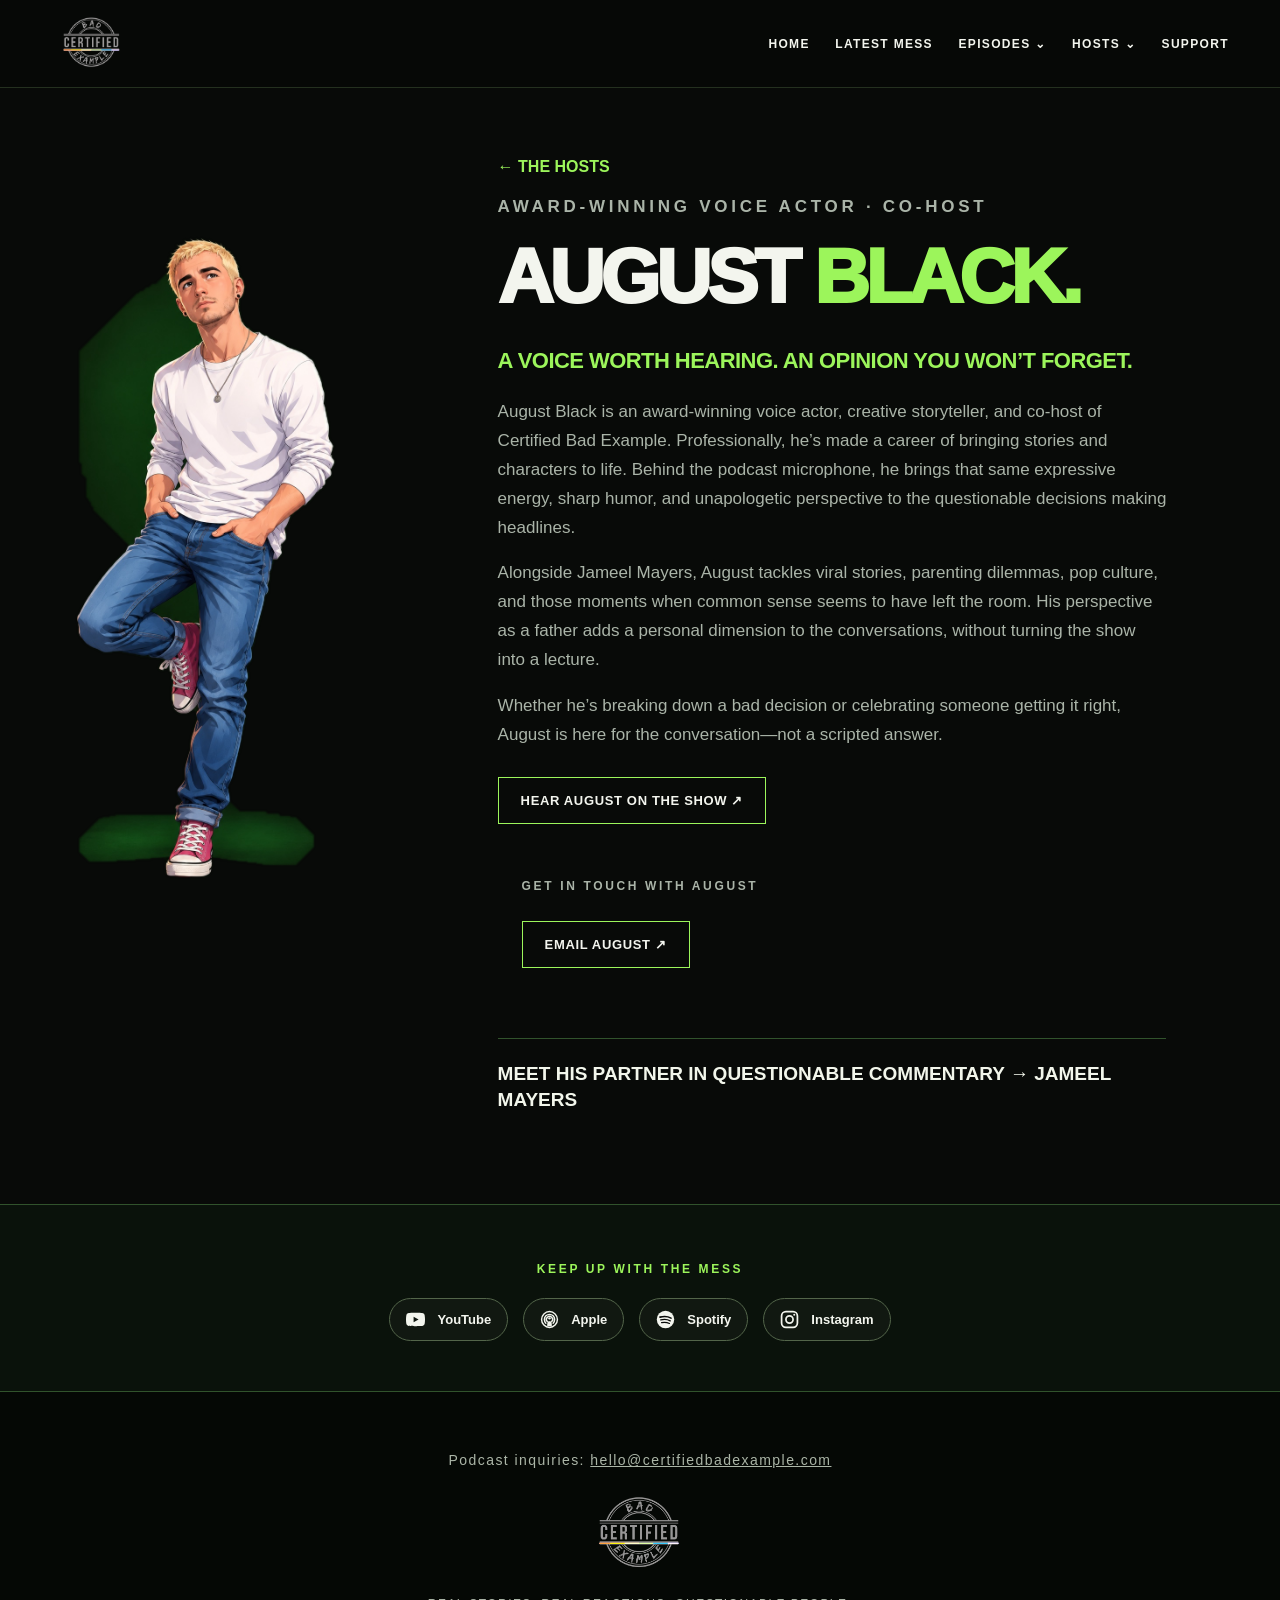
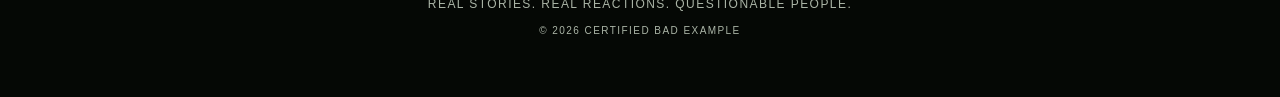
<file: august.html>
<!doctype html><html lang="en"><head><meta charset="utf-8"><meta name="viewport" content="width=device-width,initial-scale=1"><title>August Black | Certified Bad Example</title><link rel="stylesheet" href="styles.css?v=26"><link rel="icon" type="image/png" sizes="32x32" href="assets/favicon-32.png?v=14"><link rel="apple-touch-icon" href="assets/favicon-180.png?v=14"></head><body class="host-profile host-profile-august"><div class="host-portrait" aria-hidden="true"></div><header class="site-header"><a href="index.html#home" class="brand" aria-label="Certified Bad Example home"><img src="assets/logo.png" alt="Certified Bad Example logo"></a><button class="menu-toggle" aria-label="Toggle navigation" aria-controls="nav" aria-expanded="false">☰</button><nav id="nav" aria-label="Main navigation"><a href="index.html#home">Home</a><a href="index.html#latest">Latest Mess</a><div class="nav-group"><button class="nav-drop" type="button" aria-expanded="false" aria-haspopup="true">Episodes <span aria-hidden="true">⌄</span></button><div class="nav-sub" id="season-nav"><a href="index.html#stories">Browse episodes</a><a href="index.html#stories" data-season-nav="1">Season One</a></div></div><div class="nav-group"><button class="nav-drop" type="button" aria-expanded="false" aria-haspopup="true">Hosts <span aria-hidden="true">⌄</span></button><div class="nav-sub"><a href="jameel.html">Jameel Mayers</a><a href="august.html">August Black</a></div></div><a href="support.html">Support</a></nav></header><main class="inner wide"><a class="back" href="index.html#hosts">← THE HOSTS</a><p class="eyebrow">AWARD-WINNING VOICE ACTOR · CO-HOST</p><h1>AUGUST <em>BLACK.</em></h1><h3>A VOICE WORTH HEARING. AN OPINION YOU WON’T FORGET.</h3><p>August Black is an award-winning voice actor, creative storyteller, and co-host of Certified Bad Example. Professionally, he’s made a career of bringing stories and characters to life. Behind the podcast microphone, he brings that same expressive energy, sharp humor, and unapologetic perspective to the questionable decisions making headlines.</p><p>Alongside Jameel Mayers, August tackles viral stories, parenting dilemmas, pop culture, and those moments when common sense seems to have left the room. His perspective as a father adds a personal dimension to the conversations, without turning the show into a lecture.</p><p>Whether he’s breaking down a bad decision or celebrating someone getting it right, August is here for the conversation—not a scripted answer.</p><a class="button" href="index.html#latest">HEAR AUGUST ON THE SHOW ↗</a><div class="host-email-contact"><p class="eyebrow">GET IN TOUCH WITH AUGUST</p><a class="button host-email-button" href="mailto:august@certifiedbadexample.com" aria-label="Email August at august@certifiedbadexample.com">EMAIL AUGUST ↗</a></div><a class="host-crosslink" href="jameel.html"><span>MEET HIS PARTNER IN QUESTIONABLE COMMENTARY → JAMEEL MAYERS</span></a></main><div class="footer-follow"><p class="eyebrow">KEEP UP WITH THE MESS</p><div class="socials footer-socials"><a data-link="youtube" aria-label="YouTube" target="_blank" rel="noopener"><svg class="brand-icon" aria-hidden="true" viewBox="0 0 24 24"><use href="assets/icons.svg#youtube"></use></svg><span>YouTube</span></a><a data-link="apple" aria-label="Apple Podcasts" target="_blank" rel="noopener"><svg class="brand-icon" aria-hidden="true" viewBox="0 0 24 24"><use href="assets/icons.svg#apple"></use></svg><span>Apple</span></a><a data-link="spotify" aria-label="Spotify" target="_blank" rel="noopener"><svg class="brand-icon" aria-hidden="true" viewBox="0 0 24 24"><use href="assets/icons.svg#spotify"></use></svg><span>Spotify</span></a><a data-link="instagram" aria-label="Instagram" target="_blank" rel="noopener"><svg class="brand-icon" aria-hidden="true" viewBox="0 0 24 24"><use href="assets/icons.svg#instagram"></use></svg><span>Instagram</span></a></div></div><footer><p class="site-contact" style="text-align:center;margin:0 0 14px;font-size:14px">Podcast inquiries: <a href="mailto:hello@certifiedbadexample.com" style="color:inherit;text-decoration:underline">hello@certifiedbadexample.com</a></p><img src="assets/logo.png" alt="Certified Bad Example"><p>REAL STORIES. REAL REACTIONS. QUESTIONABLE PEOPLE.</p><small>© <span id="year"></span> CERTIFIED BAD EXAMPLE</small></footer><script src="site-config.js"></script><script src="script.js"></script></body></html>
</file>
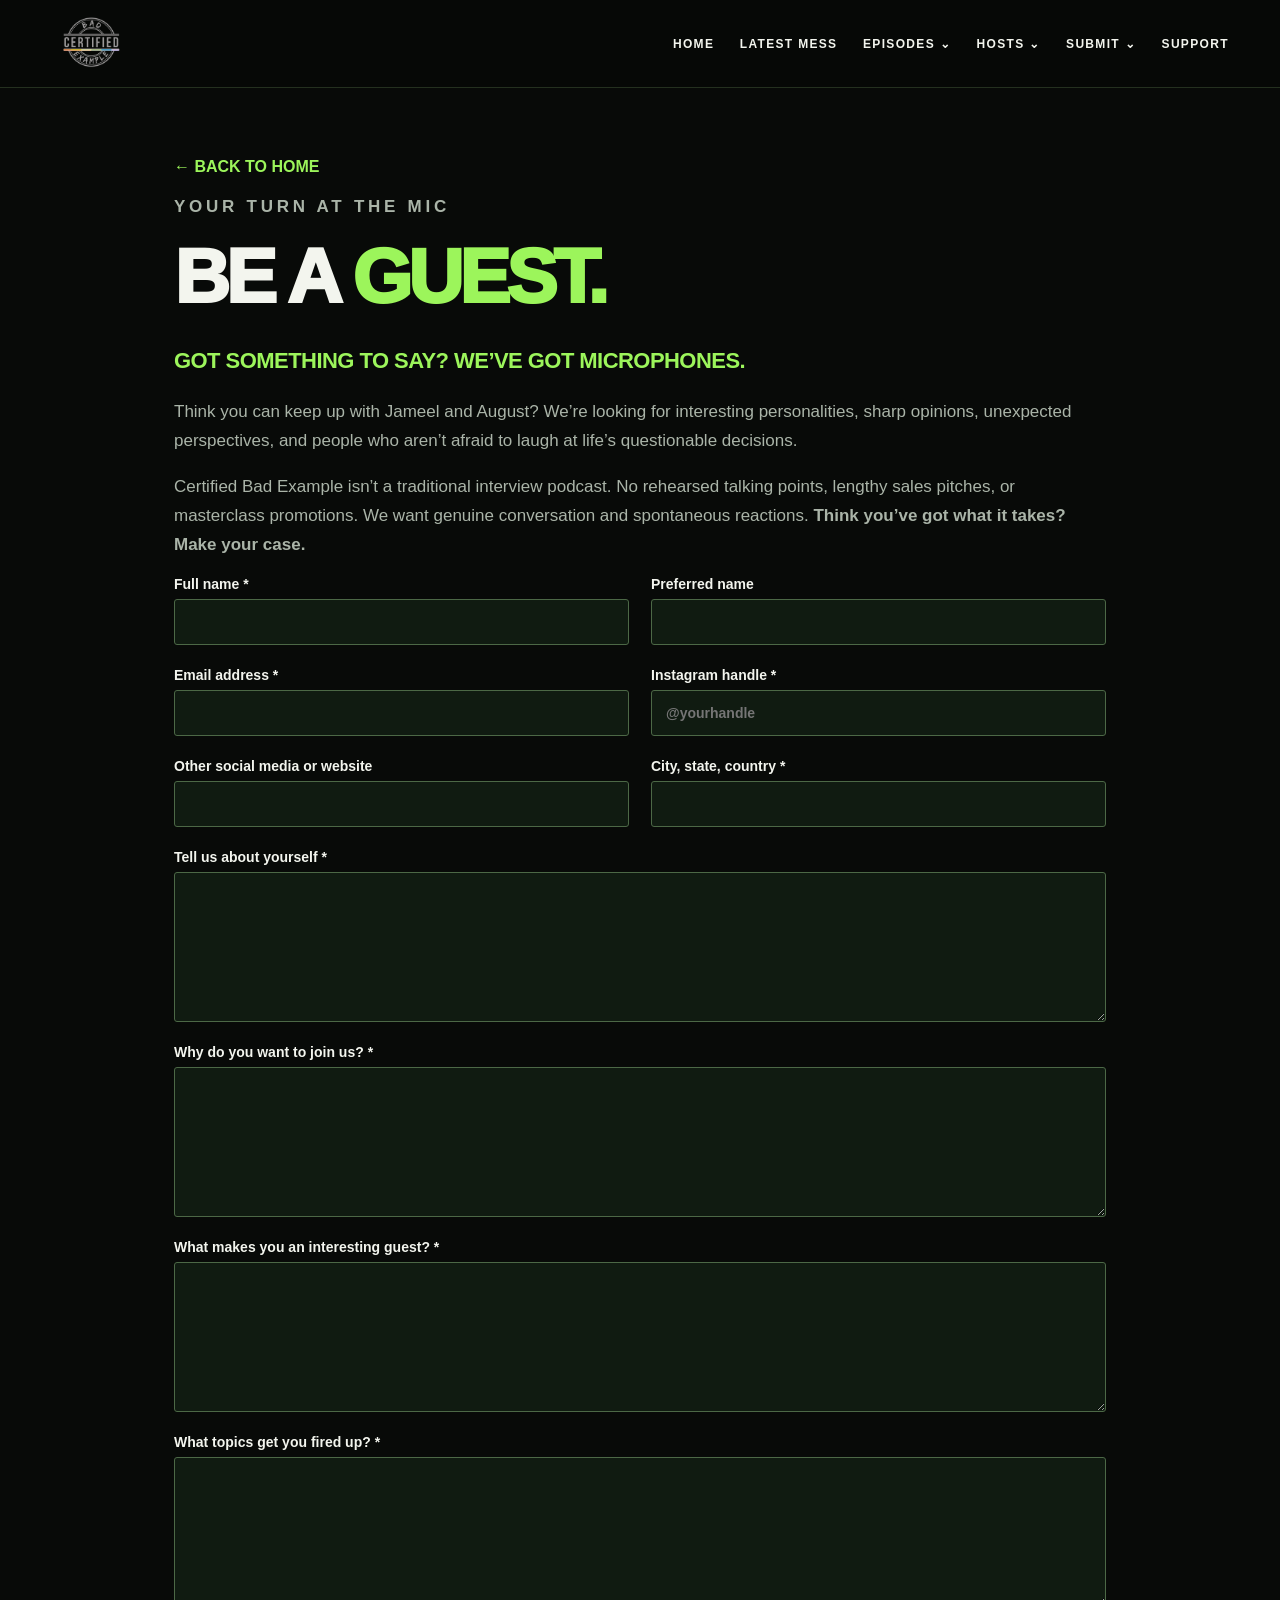
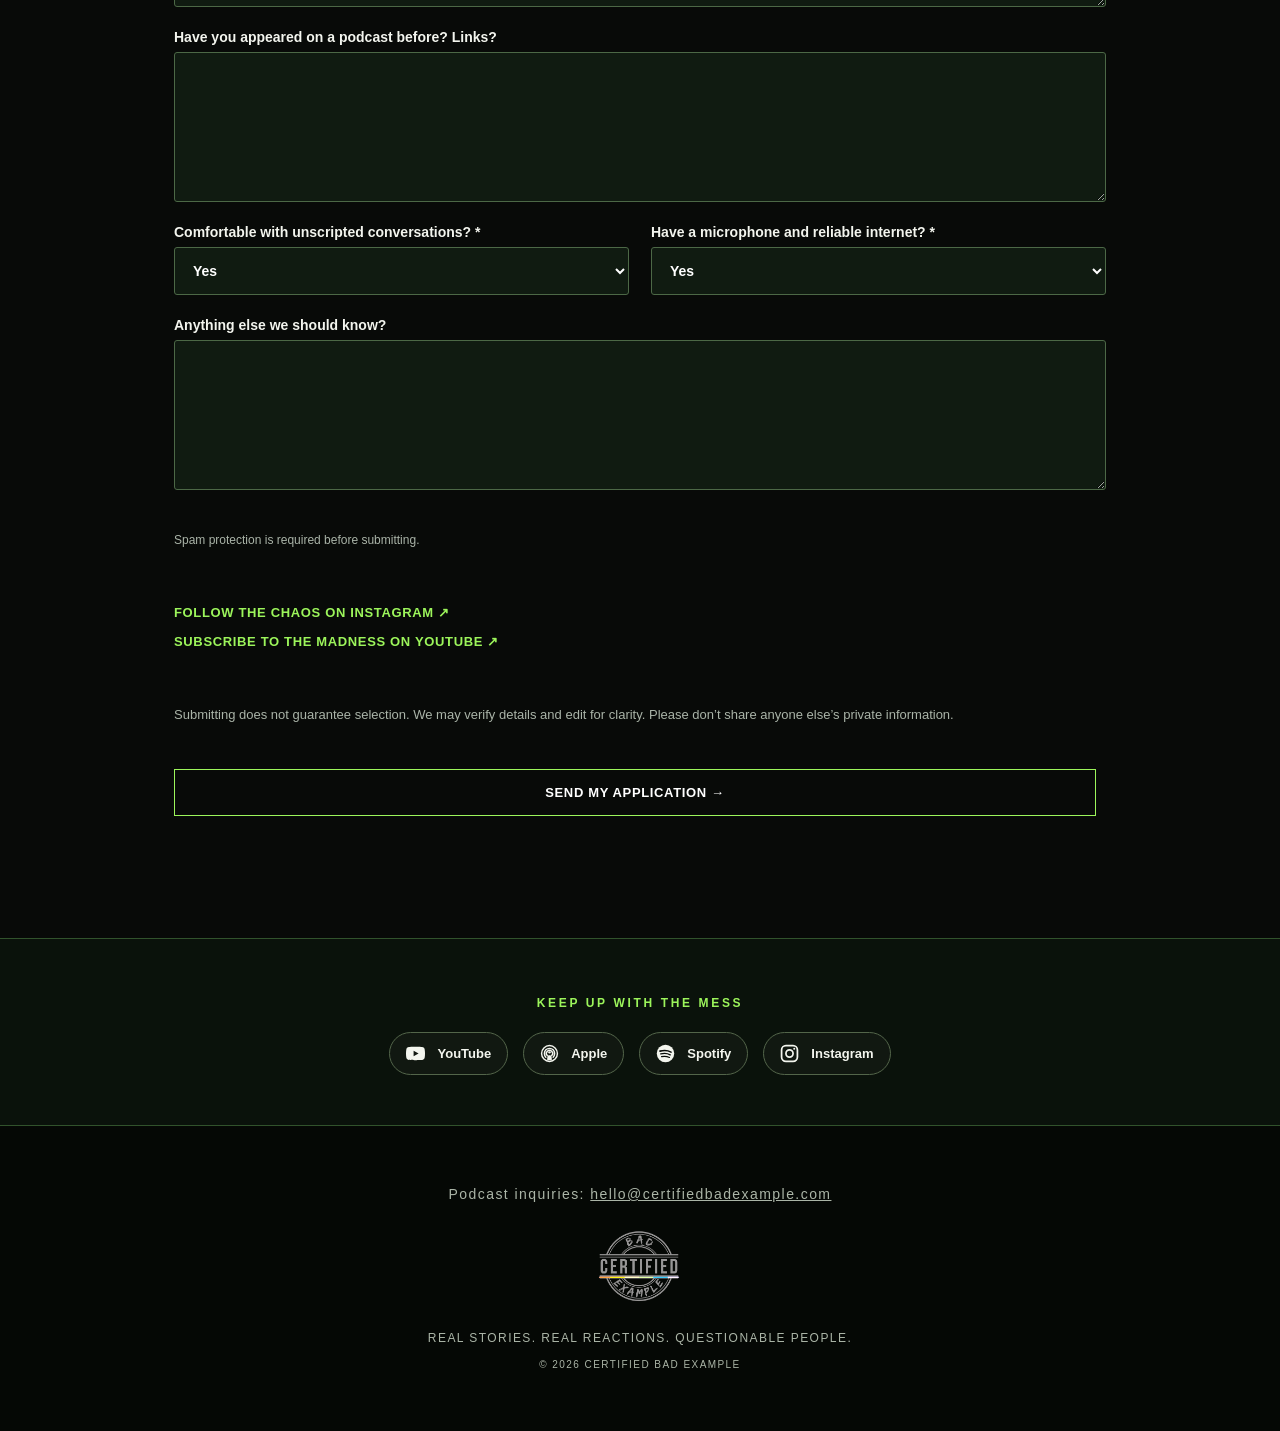
<file: guest.html>
<!doctype html><html lang="en"><head><meta charset="utf-8"><meta name="viewport" content="width=device-width,initial-scale=1"><title>Be a Guest | Certified Bad Example</title><link rel="stylesheet" href="styles.css?v=25"></head><body><header class="site-header"><a href="index.html#home" class="brand" aria-label="Certified Bad Example home"><img src="assets/logo.png" alt="Certified Bad Example logo"></a><button class="menu-toggle" aria-label="Toggle navigation" aria-controls="nav" aria-expanded="false">☰</button><nav id="nav" aria-label="Main navigation"><a href="index.html#home">Home</a><a href="index.html#latest">Latest Mess</a><div class="nav-group"><button class="nav-drop" type="button" aria-expanded="false" aria-haspopup="true">Episodes <span aria-hidden="true">⌄</span></button><div class="nav-sub" id="season-nav"><a href="index.html#stories">Browse episodes</a><a href="index.html#stories" data-season-nav="1">Season One</a></div></div><div class="nav-group"><button class="nav-drop" type="button" aria-expanded="false" aria-haspopup="true">Hosts <span aria-hidden="true">⌄</span></button><div class="nav-sub"><a href="jameel.html">Jameel Mayers</a><a href="august.html">August Black</a></div></div><div class="nav-group"><button class="nav-drop" type="button" aria-expanded="false" aria-haspopup="true">Submit <span aria-hidden="true">⌄</span></button><div class="nav-sub"><a href="submit.html">Submit a Story</a><a href="guest.html">Be a Guest</a></div></div><a href="support.html">Support</a></nav></header><main class="inner wide"><a class="back" href="index.html">← BACK TO HOME</a><p class="eyebrow">YOUR TURN AT THE MIC</p><h1>BE A <em>GUEST.</em></h1><h3>GOT SOMETHING TO SAY? WE’VE GOT MICROPHONES.</h3><p>Think you can keep up with Jameel and August? We’re looking for interesting personalities, sharp opinions, unexpected perspectives, and people who aren’t afraid to laugh at life’s questionable decisions.</p><p>Certified Bad Example isn’t a traditional interview podcast. No rehearsed talking points, lengthy sales pitches, or masterclass promotions. We want genuine conversation and spontaneous reactions. <strong>Think you’ve got what it takes? Make your case.</strong></p><form id="guest-form" class="form-grid submission-form" data-kind="guest-form"><div class="fields-grid"><label>Full name *<input name="Full name" type="text" required ></label><label>Preferred name<input name="Preferred name" type="text" ></label><label>Email address *<input name="Reply email" type="email" required ></label><label>Instagram handle *<input name="Instagram handle" type="text" required placeholder="@yourhandle"></label><label>Other social media or website<input name="Other social or website" type="text" ></label><label>City, state, country *<input name="Location" type="text" required ></label><label class="span-2">Tell us about yourself *<textarea name="About yourself" rows="6" required ></textarea></label><label class="span-2">Why do you want to join us? *<textarea name="Why join" rows="6" required ></textarea></label><label class="span-2">What makes you an interesting guest? *<textarea name="What makes you interesting" rows="6" required ></textarea></label><label class="span-2">What topics get you fired up? *<textarea name="Topics" rows="6" required ></textarea></label><label class="span-2">Have you appeared on a podcast before? Links?<textarea name="Previous appearances" rows="6" ></textarea></label><label>Comfortable with unscripted conversations? *<select name="Unscripted" required><option>Yes</option><option>No</option></select></label><label>Have a microphone and reliable internet? *<select name="Equipment" required><option>Yes</option><option>No</option></select></label><label class="span-2">Anything else we should know?<textarea name="Anything else" rows="6" ></textarea></label></div><div class="hp" aria-hidden="true"><label>Leave this field blank<input name="website" tabindex="-1" autocomplete="off"></label></div><div class="captcha-wrap"><div class="cf-turnstile" data-sitekey="__TURNSTILE_SITE_KEY__"></div><p class="captcha-hint">Spam protection is required before submitting.</p></div><div class="follow-links"><a href="https://www.instagram.com/certifiedbadexample/" target="_blank" rel="noopener">FOLLOW THE CHAOS ON INSTAGRAM ↗</a><a href="https://www.youtube.com/@CertifiedBadExample_Podcast" target="_blank" rel="noopener">SUBSCRIBE TO THE MADNESS ON YOUTUBE ↗</a></div><p class="fineprint">Submitting does not guarantee selection. We may verify details and edit for clarity. Please don’t share anyone else’s private information.</p><button class="button" type="submit">SEND MY APPLICATION →</button><p class="form-status" role="status" aria-live="polite"></p></form></main><div class="footer-follow"><p class="eyebrow">KEEP UP WITH THE MESS</p><div class="socials footer-socials"><a data-link="youtube" aria-label="YouTube" target="_blank" rel="noopener"><svg class="brand-icon" aria-hidden="true" viewBox="0 0 24 24"><use href="assets/icons.svg#youtube"></use></svg><span>YouTube</span></a><a data-link="apple" aria-label="Apple Podcasts" target="_blank" rel="noopener"><svg class="brand-icon" aria-hidden="true" viewBox="0 0 24 24"><use href="assets/icons.svg#apple"></use></svg><span>Apple</span></a><a data-link="spotify" aria-label="Spotify" target="_blank" rel="noopener"><svg class="brand-icon" aria-hidden="true" viewBox="0 0 24 24"><use href="assets/icons.svg#spotify"></use></svg><span>Spotify</span></a><a data-link="instagram" aria-label="Instagram" target="_blank" rel="noopener"><svg class="brand-icon" aria-hidden="true" viewBox="0 0 24 24"><use href="assets/icons.svg#instagram"></use></svg><span>Instagram</span></a></div></div><footer><p class="site-contact" style="text-align:center;margin:0 0 14px;font-size:14px">Podcast inquiries: <a href="mailto:hello@certifiedbadexample.com" style="color:inherit;text-decoration:underline">hello@certifiedbadexample.com</a></p><img src="assets/logo.png" alt="Certified Bad Example"><p>REAL STORIES. REAL REACTIONS. QUESTIONABLE PEOPLE.</p><small>© <span id="year"></span> CERTIFIED BAD EXAMPLE</small></footer><script src="https://challenges.cloudflare.com/turnstile/v0/api.js" async defer></script><script src="site-config.js"></script><script src="script.js"></script></body></html>
</file>
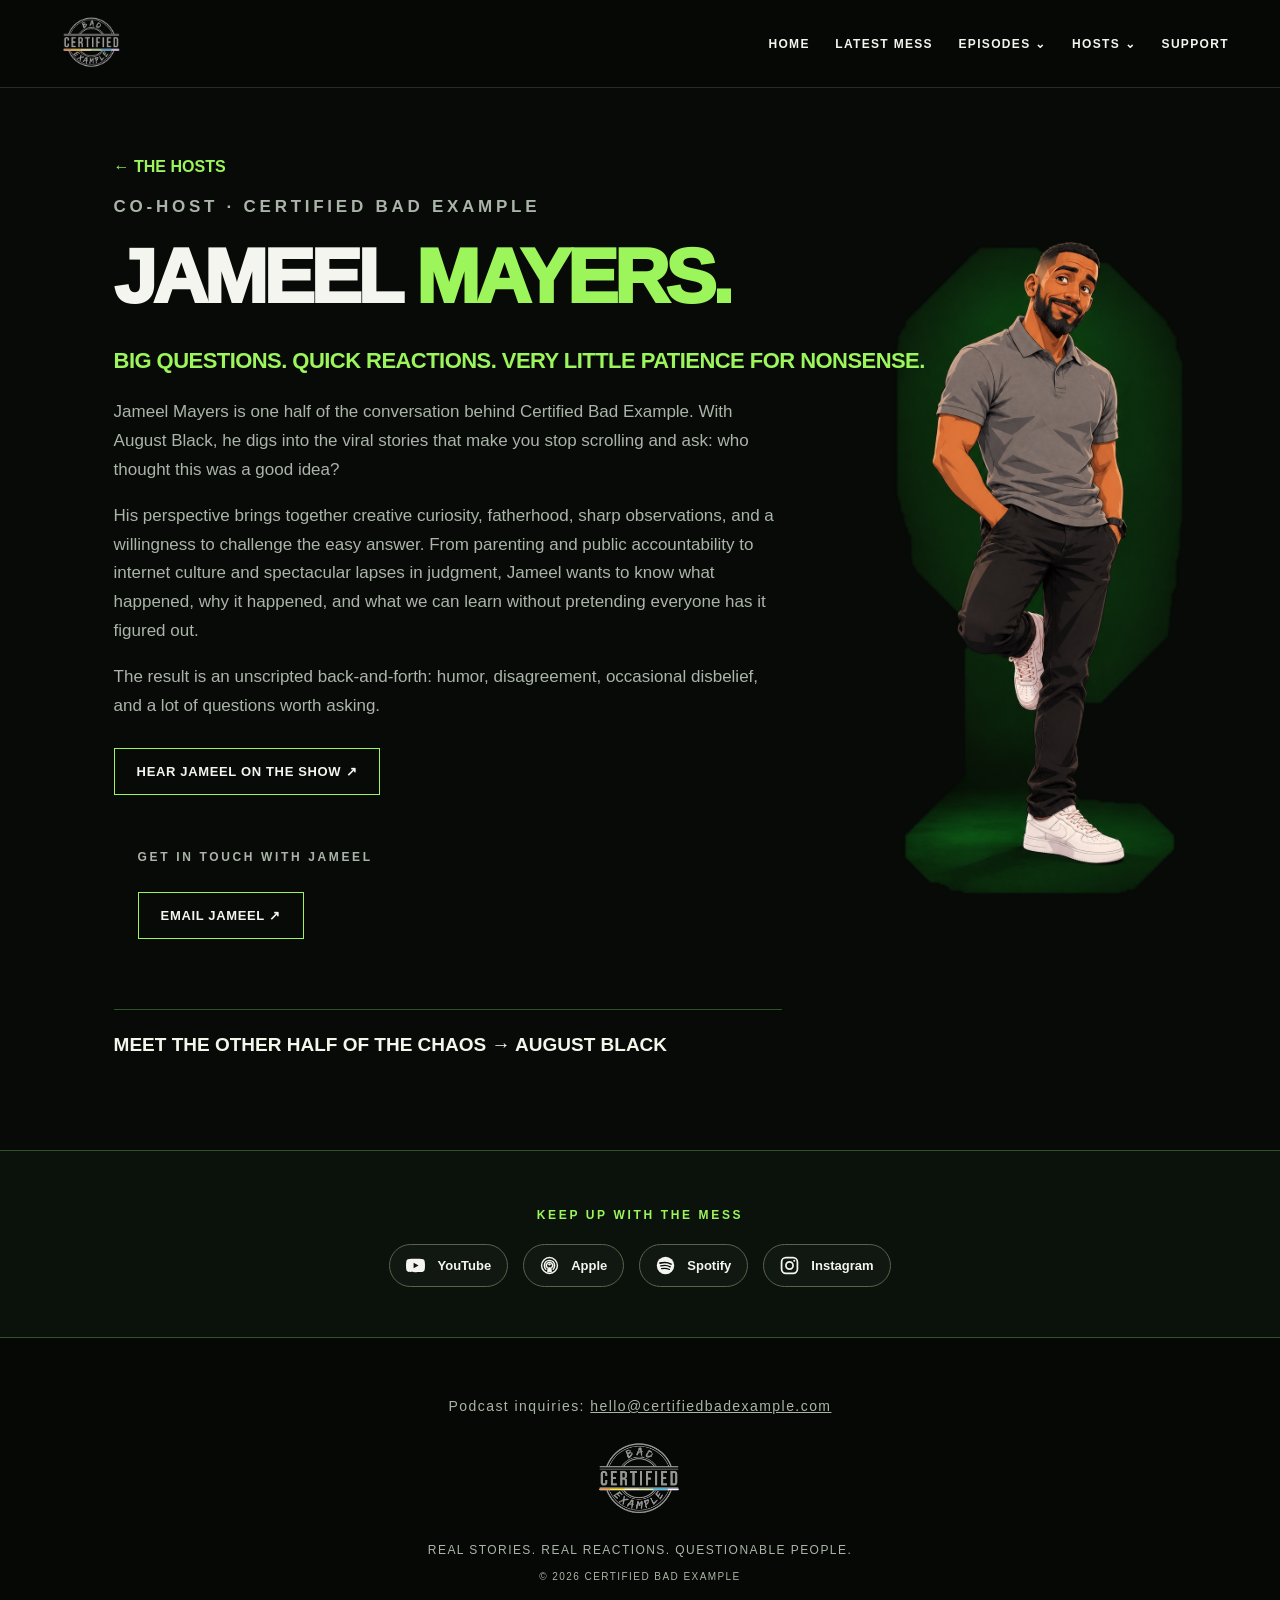
<file: jameel.html>
<!doctype html><html lang="en"><head><meta charset="utf-8"><meta name="viewport" content="width=device-width,initial-scale=1"><title>Jameel Mayers | Certified Bad Example</title><link rel="stylesheet" href="styles.css?v=26"><link rel="icon" type="image/png" sizes="32x32" href="assets/favicon-32.png?v=14"><link rel="apple-touch-icon" href="assets/favicon-180.png?v=14"></head><body class="host-profile host-profile-jameel"><div class="host-portrait" aria-hidden="true"></div><header class="site-header"><a href="index.html#home" class="brand" aria-label="Certified Bad Example home"><img src="assets/logo.png" alt="Certified Bad Example logo"></a><button class="menu-toggle" aria-label="Toggle navigation" aria-controls="nav" aria-expanded="false">☰</button><nav id="nav" aria-label="Main navigation"><a href="index.html#home">Home</a><a href="index.html#latest">Latest Mess</a><div class="nav-group"><button class="nav-drop" type="button" aria-expanded="false" aria-haspopup="true">Episodes <span aria-hidden="true">⌄</span></button><div class="nav-sub" id="season-nav"><a href="index.html#stories">Browse episodes</a><a href="index.html#stories" data-season-nav="1">Season One</a></div></div><div class="nav-group"><button class="nav-drop" type="button" aria-expanded="false" aria-haspopup="true">Hosts <span aria-hidden="true">⌄</span></button><div class="nav-sub"><a href="jameel.html">Jameel Mayers</a><a href="august.html">August Black</a></div></div><a href="support.html">Support</a></nav></header><main class="inner wide"><a class="back" href="index.html#hosts">← THE HOSTS</a><p class="eyebrow">CO-HOST · CERTIFIED BAD EXAMPLE</p><h1>JAMEEL <em>MAYERS.</em></h1><h3>BIG QUESTIONS. QUICK REACTIONS. VERY LITTLE PATIENCE FOR NONSENSE.</h3><p>Jameel Mayers is one half of the conversation behind Certified Bad Example. With August Black, he digs into the viral stories that make you stop scrolling and ask: who thought this was a good idea?</p><p>His perspective brings together creative curiosity, fatherhood, sharp observations, and a willingness to challenge the easy answer. From parenting and public accountability to internet culture and spectacular lapses in judgment, Jameel wants to know what happened, why it happened, and what we can learn without pretending everyone has it figured out.</p><p>The result is an unscripted back-and-forth: humor, disagreement, occasional disbelief, and a lot of questions worth asking.</p><a class="button" href="index.html#latest">HEAR JAMEEL ON THE SHOW ↗</a><div class="host-email-contact"><p class="eyebrow">GET IN TOUCH WITH JAMEEL</p><a class="button host-email-button" href="mailto:jameel@certifiedbadexample.com" aria-label="Email Jameel at jameel@certifiedbadexample.com">EMAIL JAMEEL ↗</a></div><a class="host-crosslink" href="august.html"><span>MEET THE OTHER HALF OF THE CHAOS → AUGUST BLACK</span></a></main><div class="footer-follow"><p class="eyebrow">KEEP UP WITH THE MESS</p><div class="socials footer-socials"><a data-link="youtube" aria-label="YouTube" target="_blank" rel="noopener"><svg class="brand-icon" aria-hidden="true" viewBox="0 0 24 24"><use href="assets/icons.svg#youtube"></use></svg><span>YouTube</span></a><a data-link="apple" aria-label="Apple Podcasts" target="_blank" rel="noopener"><svg class="brand-icon" aria-hidden="true" viewBox="0 0 24 24"><use href="assets/icons.svg#apple"></use></svg><span>Apple</span></a><a data-link="spotify" aria-label="Spotify" target="_blank" rel="noopener"><svg class="brand-icon" aria-hidden="true" viewBox="0 0 24 24"><use href="assets/icons.svg#spotify"></use></svg><span>Spotify</span></a><a data-link="instagram" aria-label="Instagram" target="_blank" rel="noopener"><svg class="brand-icon" aria-hidden="true" viewBox="0 0 24 24"><use href="assets/icons.svg#instagram"></use></svg><span>Instagram</span></a></div></div><footer><p class="site-contact" style="text-align:center;margin:0 0 14px;font-size:14px">Podcast inquiries: <a href="mailto:hello@certifiedbadexample.com" style="color:inherit;text-decoration:underline">hello@certifiedbadexample.com</a></p><img src="assets/logo.png" alt="Certified Bad Example"><p>REAL STORIES. REAL REACTIONS. QUESTIONABLE PEOPLE.</p><small>© <span id="year"></span> CERTIFIED BAD EXAMPLE</small></footer><script src="site-config.js"></script><script src="script.js"></script></body></html>
</file>
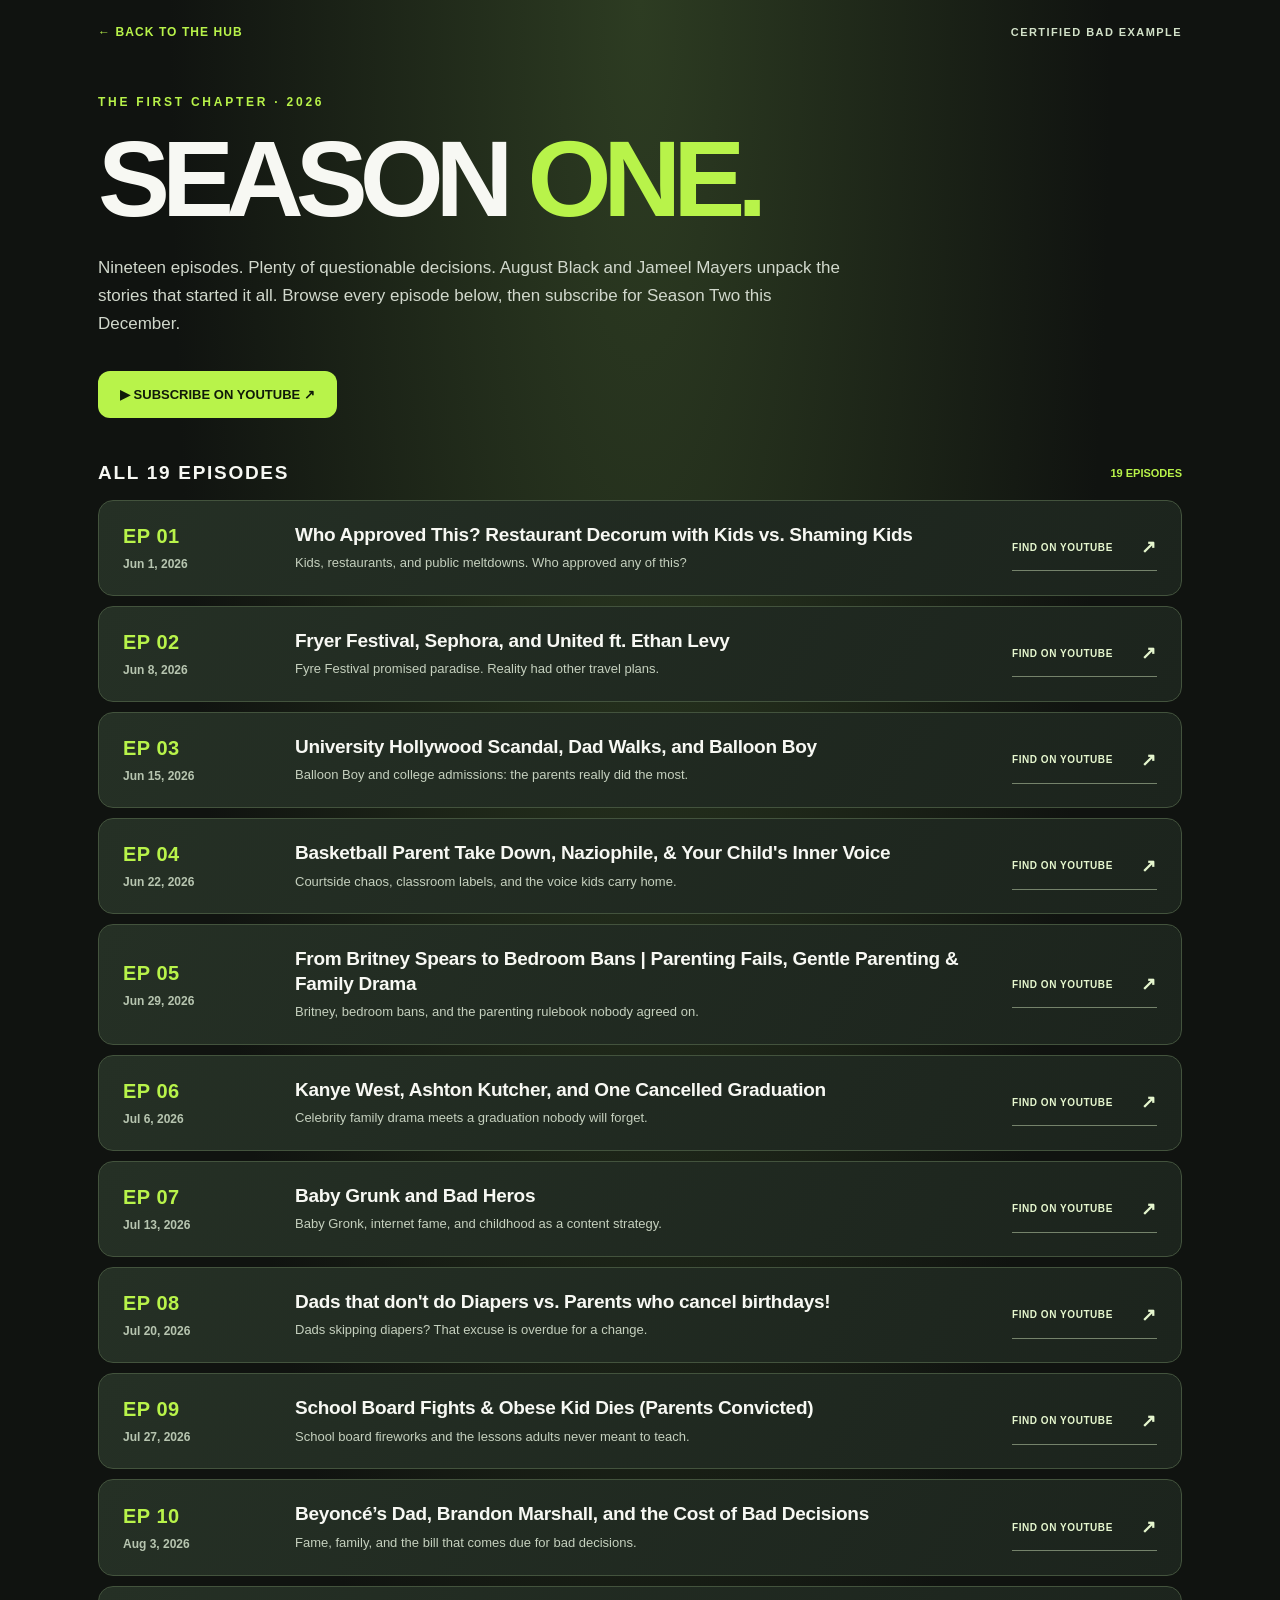
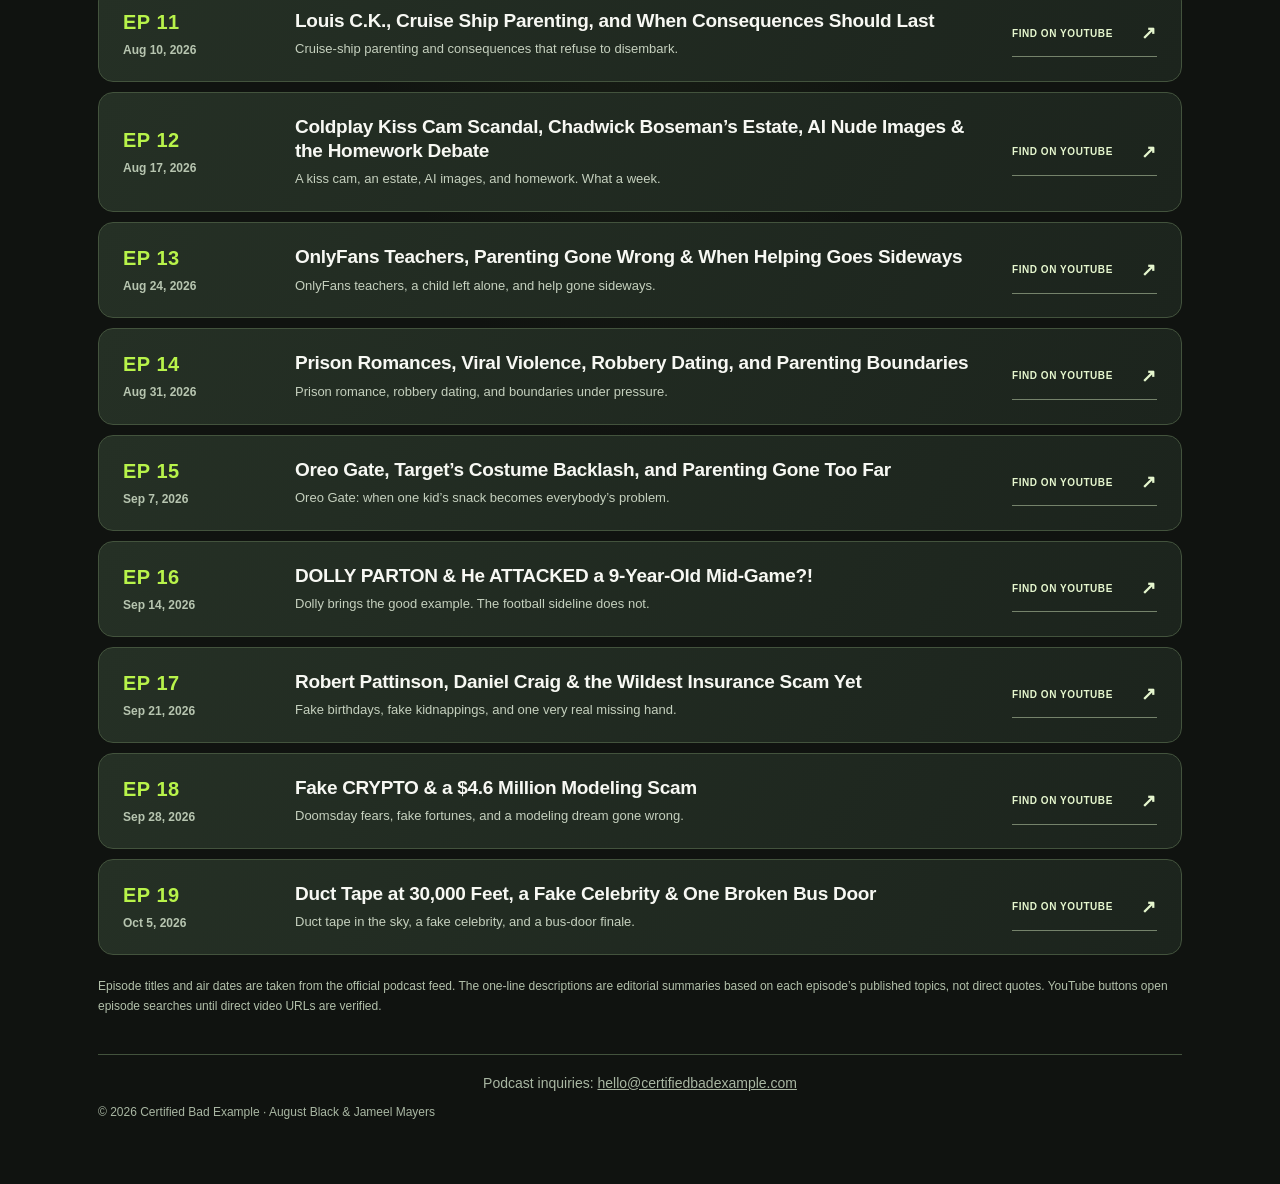
<file: season-one.html>
<!doctype html><html lang="en"><head><meta charset="utf-8"><meta name="viewport" content="width=device-width, initial-scale=1"><meta name="theme-color" content="#101310"><title>Season One · 19 Episodes | Certified Bad Example</title><style>
:root{--lime:#b8f34a;--white:#f7f8f3;--muted:#b8c4b4;--border:#43533d}*{box-sizing:border-box}html{scroll-behavior:smooth}body{margin:0;color:var(--white);font-family:Arial,Helvetica,sans-serif;background:radial-gradient(ellipse at 50% 0%,#2d3c22 0,#101310 52%)}a:focus-visible{outline:3px solid var(--lime);outline-offset:4px}.wrap{max-width:1140px;margin:auto;padding:25px 28px 65px}.top{display:flex;align-items:center;justify-content:space-between}.back{color:var(--lime);text-decoration:none;font-weight:900;letter-spacing:.09em;font-size:12px}.brand{font-size:11px;font-weight:900;letter-spacing:.13em;color:#d3e2c9}.hero{margin:56px 0 44px}.eyebrow{font-size:12px;letter-spacing:.23em;color:var(--lime);font-weight:900}h1{font-size:clamp(52px,9vw,108px);line-height:.95;letter-spacing:-.075em;margin:19px 0 23px}h1 em{font-style:normal;color:var(--lime)}.intro{max-width:760px;line-height:1.65;color:#d1d8cc;font-size:17px}.cta{display:inline-flex;align-items:center;gap:13px;background:var(--lime);color:#101a09;border-radius:12px;text-decoration:none;padding:16px 22px;font-weight:900;font-size:13px;margin-top:16px}.section-head{display:flex;align-items:center;justify-content:space-between;gap:16px;margin-bottom:16px}.section-head h2{font-size:19px;letter-spacing:.09em;margin:0}.section-head span{font-size:11px;font-weight:800;color:var(--lime)}.episodes{display:grid;grid-template-columns:1fr;gap:10px}.episode{display:grid;grid-template-columns:152px minmax(0,1fr) 160px;align-items:center;gap:20px;min-width:0;padding:22px 24px;border-radius:15px;border:1px solid var(--border);background:linear-gradient(120deg,#253025,#1c241d)}.episode-meta{display:flex;flex-direction:column;gap:9px;align-items:flex-start}.ep-id{font-size:20px;font-weight:900;color:var(--lime);letter-spacing:.025em}.episode time{font-size:12px;color:#b7c5b0;font-weight:700}.episode-main{min-width:0}.episode h3{font-size:19px;line-height:1.28;letter-spacing:-.015em;margin:0 0 7px;overflow-wrap:anywhere}.episode p{margin:0;color:#c5d0be;line-height:1.45;font-size:13px}.watch{justify-self:end;display:inline-flex;align-items:center;justify-content:space-between;gap:16px;min-width:145px;padding:12px 0;border-bottom:1px solid #75836b;color:#e5f6ce;text-decoration:none;font-weight:900;font-size:10px;letter-spacing:.055em}.watch span{font-size:18px}.episode:hover{border-color:#779a55;background:linear-gradient(120deg,#2b3928,#202b20)}.note{font-size:12px;line-height:1.6;color:#b2c0aa;margin:22px 0}footer{margin-top:38px;border-top:1px solid var(--border);padding-top:20px;color:#a9b7a3;font-size:12px}@media(max-width:760px){.wrap{padding:18px 16px 45px}.hero{margin:35px 0}.intro{font-size:15px}.episode{grid-template-columns:1fr;gap:10px;padding:18px 19px}.episode-meta{flex-direction:row;align-items:center;gap:15px}.ep-id{font-size:16px}.episode h3{font-size:17px}.watch{justify-self:start;min-width:0;width:100%;margin-top:4px;padding:10px 0}.section-head span{max-width:140px;text-align:right;line-height:1.4}.cta{width:100%;justify-content:center}}@media(max-width:350px){h1{font-size:49px}.section-head h2{font-size:16px}}@media(prefers-reduced-motion:reduce){html{scroll-behavior:auto}}
</style></head><body><main class="wrap"><header class="top"><a class="back" href="index.html">← BACK TO THE HUB</a><span class="brand">CERTIFIED BAD EXAMPLE</span></header><section class="hero"><div class="eyebrow">THE FIRST CHAPTER · 2026</div><h1>SEASON <em>ONE.</em></h1><p class="intro">Nineteen episodes. Plenty of questionable decisions. August Black and Jameel Mayers unpack the stories that started it all. Browse every episode below, then subscribe for Season Two this December.</p><a class="cta" href="https://www.youtube.com/@CertifiedBadExample_Podcast" target="_blank" rel="noopener noreferrer">▶ SUBSCRIBE ON YOUTUBE ↗</a></section><section aria-label="Season One episodes"><div class="section-head"><h2>ALL 19 EPISODES</h2><span>19 EPISODES</span></div><div class="episodes"><article class="episode"><div class="episode-meta"><span class="ep-id">EP 01</span><time datetime="2026-06-01">Jun 1, 2026</time></div><div class="episode-main"><h3>Who Approved This? Restaurant Decorum with Kids vs. Shaming Kids</h3><p>Kids, restaurants, and public meltdowns. Who approved any of this?</p></div><a class="watch" href="https://www.youtube.com/results?search_query=Certified+Bad+Example+Podcast+episode+1+Who+Approved+This%3F+Restaurant+Decorum+with+Kids+vs.+Shaming+Kids" target="_blank" rel="noopener noreferrer" aria-label="Find episode 1 on YouTube">FIND ON YOUTUBE <span aria-hidden="true">↗</span></a></article><article class="episode"><div class="episode-meta"><span class="ep-id">EP 02</span><time datetime="2026-06-08">Jun 8, 2026</time></div><div class="episode-main"><h3>Fryer Festival, Sephora, and United ft. Ethan Levy</h3><p>Fyre Festival promised paradise. Reality had other travel plans.</p></div><a class="watch" href="https://www.youtube.com/results?search_query=Certified+Bad+Example+Podcast+episode+2+Fryer+Festival%2C+Sephora%2C+and+United+ft.+Ethan+Levy" target="_blank" rel="noopener noreferrer" aria-label="Find episode 2 on YouTube">FIND ON YOUTUBE <span aria-hidden="true">↗</span></a></article><article class="episode"><div class="episode-meta"><span class="ep-id">EP 03</span><time datetime="2026-06-15">Jun 15, 2026</time></div><div class="episode-main"><h3>University Hollywood Scandal, Dad Walks, and Balloon Boy</h3><p>Balloon Boy and college admissions: the parents really did the most.</p></div><a class="watch" href="https://www.youtube.com/results?search_query=Certified+Bad+Example+Podcast+episode+3+University+Hollywood+Scandal%2C+Dad+Walks%2C+and+Balloon+Boy" target="_blank" rel="noopener noreferrer" aria-label="Find episode 3 on YouTube">FIND ON YOUTUBE <span aria-hidden="true">↗</span></a></article><article class="episode"><div class="episode-meta"><span class="ep-id">EP 04</span><time datetime="2026-06-22">Jun 22, 2026</time></div><div class="episode-main"><h3>Basketball Parent Take Down, Naziophile,  &amp; Your Child&#x27;s Inner Voice</h3><p>Courtside chaos, classroom labels, and the voice kids carry home.</p></div><a class="watch" href="https://www.youtube.com/results?search_query=Certified+Bad+Example+Podcast+episode+4+Basketball+Parent+Take+Down%2C+Naziophile%2C++%26+Your+Child%27s+Inner+Voice" target="_blank" rel="noopener noreferrer" aria-label="Find episode 4 on YouTube">FIND ON YOUTUBE <span aria-hidden="true">↗</span></a></article><article class="episode"><div class="episode-meta"><span class="ep-id">EP 05</span><time datetime="2026-06-29">Jun 29, 2026</time></div><div class="episode-main"><h3>From Britney Spears to Bedroom Bans | Parenting Fails, Gentle Parenting &amp; Family Drama</h3><p>Britney, bedroom bans, and the parenting rulebook nobody agreed on.</p></div><a class="watch" href="https://www.youtube.com/results?search_query=Certified+Bad+Example+Podcast+episode+5+From+Britney+Spears+to+Bedroom+Bans+%7C+Parenting+Fails%2C+Gentle+Parenting+%26+Family+Drama" target="_blank" rel="noopener noreferrer" aria-label="Find episode 5 on YouTube">FIND ON YOUTUBE <span aria-hidden="true">↗</span></a></article><article class="episode"><div class="episode-meta"><span class="ep-id">EP 06</span><time datetime="2026-07-06">Jul 6, 2026</time></div><div class="episode-main"><h3>Kanye West, Ashton Kutcher, and One Cancelled Graduation</h3><p>Celebrity family drama meets a graduation nobody will forget.</p></div><a class="watch" href="https://www.youtube.com/results?search_query=Certified+Bad+Example+Podcast+episode+6+Kanye+West%2C+Ashton+Kutcher%2C+and+One+Cancelled+Graduation" target="_blank" rel="noopener noreferrer" aria-label="Find episode 6 on YouTube">FIND ON YOUTUBE <span aria-hidden="true">↗</span></a></article><article class="episode"><div class="episode-meta"><span class="ep-id">EP 07</span><time datetime="2026-07-13">Jul 13, 2026</time></div><div class="episode-main"><h3>Baby Grunk and Bad Heros</h3><p>Baby Gronk, internet fame, and childhood as a content strategy.</p></div><a class="watch" href="https://www.youtube.com/results?search_query=Certified+Bad+Example+Podcast+episode+7+Baby+Grunk+and+Bad+Heros" target="_blank" rel="noopener noreferrer" aria-label="Find episode 7 on YouTube">FIND ON YOUTUBE <span aria-hidden="true">↗</span></a></article><article class="episode"><div class="episode-meta"><span class="ep-id">EP 08</span><time datetime="2026-07-20">Jul 20, 2026</time></div><div class="episode-main"><h3>Dads that don&#x27;t do Diapers vs. Parents who cancel birthdays!</h3><p>Dads skipping diapers? That excuse is overdue for a change.</p></div><a class="watch" href="https://www.youtube.com/results?search_query=Certified+Bad+Example+Podcast+episode+8+Dads+that+don%27t+do+Diapers+vs.+Parents+who+cancel+birthdays%21" target="_blank" rel="noopener noreferrer" aria-label="Find episode 8 on YouTube">FIND ON YOUTUBE <span aria-hidden="true">↗</span></a></article><article class="episode"><div class="episode-meta"><span class="ep-id">EP 09</span><time datetime="2026-07-27">Jul 27, 2026</time></div><div class="episode-main"><h3>School Board Fights &amp; Obese Kid Dies (Parents Convicted)</h3><p>School board fireworks and the lessons adults never meant to teach.</p></div><a class="watch" href="https://www.youtube.com/results?search_query=Certified+Bad+Example+Podcast+episode+9+School+Board+Fights+%26+Obese+Kid+Dies+%28Parents+Convicted%29" target="_blank" rel="noopener noreferrer" aria-label="Find episode 9 on YouTube">FIND ON YOUTUBE <span aria-hidden="true">↗</span></a></article><article class="episode"><div class="episode-meta"><span class="ep-id">EP 10</span><time datetime="2026-08-03">Aug 3, 2026</time></div><div class="episode-main"><h3>Beyoncé’s Dad, Brandon Marshall, and the Cost of Bad Decisions</h3><p>Fame, family, and the bill that comes due for bad decisions.</p></div><a class="watch" href="https://www.youtube.com/results?search_query=Certified+Bad+Example+Podcast+episode+10+Beyonc%C3%A9%E2%80%99s+Dad%2C+Brandon+Marshall%2C+and+the+Cost+of+Bad+Decisions" target="_blank" rel="noopener noreferrer" aria-label="Find episode 10 on YouTube">FIND ON YOUTUBE <span aria-hidden="true">↗</span></a></article><article class="episode"><div class="episode-meta"><span class="ep-id">EP 11</span><time datetime="2026-08-10">Aug 10, 2026</time></div><div class="episode-main"><h3>Louis C.K., Cruise Ship Parenting, and When Consequences Should Last</h3><p>Cruise-ship parenting and consequences that refuse to disembark.</p></div><a class="watch" href="https://www.youtube.com/results?search_query=Certified+Bad+Example+Podcast+episode+11+Louis+C.K.%2C+Cruise+Ship+Parenting%2C+and+When+Consequences+Should+Last" target="_blank" rel="noopener noreferrer" aria-label="Find episode 11 on YouTube">FIND ON YOUTUBE <span aria-hidden="true">↗</span></a></article><article class="episode"><div class="episode-meta"><span class="ep-id">EP 12</span><time datetime="2026-08-17">Aug 17, 2026</time></div><div class="episode-main"><h3>Coldplay Kiss Cam Scandal, Chadwick Boseman’s Estate, AI Nude Images &amp; the Homework Debate</h3><p>A kiss cam, an estate, AI images, and homework. What a week.</p></div><a class="watch" href="https://www.youtube.com/results?search_query=Certified+Bad+Example+Podcast+episode+12+Coldplay+Kiss+Cam+Scandal%2C+Chadwick+Boseman%E2%80%99s+Estate%2C+AI+Nude+Images+%26+the+Homework+Debate" target="_blank" rel="noopener noreferrer" aria-label="Find episode 12 on YouTube">FIND ON YOUTUBE <span aria-hidden="true">↗</span></a></article><article class="episode"><div class="episode-meta"><span class="ep-id">EP 13</span><time datetime="2026-08-24">Aug 24, 2026</time></div><div class="episode-main"><h3>OnlyFans Teachers, Parenting Gone Wrong &amp; When Helping Goes Sideways</h3><p>OnlyFans teachers, a child left alone, and help gone sideways.</p></div><a class="watch" href="https://www.youtube.com/results?search_query=Certified+Bad+Example+Podcast+episode+13+OnlyFans+Teachers%2C+Parenting+Gone+Wrong+%26+When+Helping+Goes+Sideways" target="_blank" rel="noopener noreferrer" aria-label="Find episode 13 on YouTube">FIND ON YOUTUBE <span aria-hidden="true">↗</span></a></article><article class="episode"><div class="episode-meta"><span class="ep-id">EP 14</span><time datetime="2026-08-31">Aug 31, 2026</time></div><div class="episode-main"><h3>Prison Romances, Viral Violence, Robbery Dating, and Parenting Boundaries</h3><p>Prison romance, robbery dating, and boundaries under pressure.</p></div><a class="watch" href="https://www.youtube.com/results?search_query=Certified+Bad+Example+Podcast+episode+14+Prison+Romances%2C+Viral+Violence%2C+Robbery+Dating%2C+and+Parenting+Boundaries" target="_blank" rel="noopener noreferrer" aria-label="Find episode 14 on YouTube">FIND ON YOUTUBE <span aria-hidden="true">↗</span></a></article><article class="episode"><div class="episode-meta"><span class="ep-id">EP 15</span><time datetime="2026-09-07">Sep 7, 2026</time></div><div class="episode-main"><h3>Oreo Gate, Target’s Costume Backlash, and Parenting Gone Too Far</h3><p>Oreo Gate: when one kid’s snack becomes everybody’s problem.</p></div><a class="watch" href="https://www.youtube.com/results?search_query=Certified+Bad+Example+Podcast+episode+15+Oreo+Gate%2C+Target%E2%80%99s+Costume+Backlash%2C+and+Parenting+Gone+Too+Far" target="_blank" rel="noopener noreferrer" aria-label="Find episode 15 on YouTube">FIND ON YOUTUBE <span aria-hidden="true">↗</span></a></article><article class="episode"><div class="episode-meta"><span class="ep-id">EP 16</span><time datetime="2026-09-14">Sep 14, 2026</time></div><div class="episode-main"><h3>DOLLY PARTON &amp; He ATTACKED a 9-Year-Old Mid-Game?!</h3><p>Dolly brings the good example. The football sideline does not.</p></div><a class="watch" href="https://www.youtube.com/results?search_query=Certified+Bad+Example+Podcast+episode+16+DOLLY+PARTON+%26+He+ATTACKED+a+9-Year-Old+Mid-Game%3F%21" target="_blank" rel="noopener noreferrer" aria-label="Find episode 16 on YouTube">FIND ON YOUTUBE <span aria-hidden="true">↗</span></a></article><article class="episode"><div class="episode-meta"><span class="ep-id">EP 17</span><time datetime="2026-09-21">Sep 21, 2026</time></div><div class="episode-main"><h3>Robert Pattinson, Daniel Craig &amp; the Wildest Insurance Scam Yet</h3><p>Fake birthdays, fake kidnappings, and one very real missing hand.</p></div><a class="watch" href="https://www.youtube.com/results?search_query=Certified+Bad+Example+Podcast+episode+17+Robert+Pattinson%2C+Daniel+Craig+%26+the+Wildest+Insurance+Scam+Yet" target="_blank" rel="noopener noreferrer" aria-label="Find episode 17 on YouTube">FIND ON YOUTUBE <span aria-hidden="true">↗</span></a></article><article class="episode"><div class="episode-meta"><span class="ep-id">EP 18</span><time datetime="2026-09-28">Sep 28, 2026</time></div><div class="episode-main"><h3>Fake CRYPTO &amp; a $4.6 Million Modeling Scam</h3><p>Doomsday fears, fake fortunes, and a modeling dream gone wrong.</p></div><a class="watch" href="https://www.youtube.com/results?search_query=Certified+Bad+Example+Podcast+episode+18+Fake+CRYPTO+%26+a+%244.6+Million+Modeling+Scam" target="_blank" rel="noopener noreferrer" aria-label="Find episode 18 on YouTube">FIND ON YOUTUBE <span aria-hidden="true">↗</span></a></article><article class="episode"><div class="episode-meta"><span class="ep-id">EP 19</span><time datetime="2026-10-05">Oct 5, 2026</time></div><div class="episode-main"><h3>Duct Tape at 30,000 Feet, a Fake Celebrity &amp; One Broken Bus Door</h3><p>Duct tape in the sky, a fake celebrity, and a bus-door finale.</p></div><a class="watch" href="https://www.youtube.com/results?search_query=Certified+Bad+Example+Podcast+episode+19+Duct+Tape+at+30%2C000+Feet%2C+a+Fake+Celebrity+%26+One+Broken+Bus+Door" target="_blank" rel="noopener noreferrer" aria-label="Find episode 19 on YouTube">FIND ON YOUTUBE <span aria-hidden="true">↗</span></a></article></div><p class="note">Episode titles and air dates are taken from the official podcast feed. The one-line descriptions are editorial summaries based on each episode’s published topics, not direct quotes. YouTube buttons open episode searches until direct video URLs are verified.</p></section><footer><p class="site-contact" style="text-align:center;margin:0 0 14px;font-size:14px">Podcast inquiries: <a href="mailto:hello@certifiedbadexample.com" style="color:inherit;text-decoration:underline">hello@certifiedbadexample.com</a></p>© 2026 Certified Bad Example · August Black &amp; Jameel Mayers</footer></main></body></html>
</file>
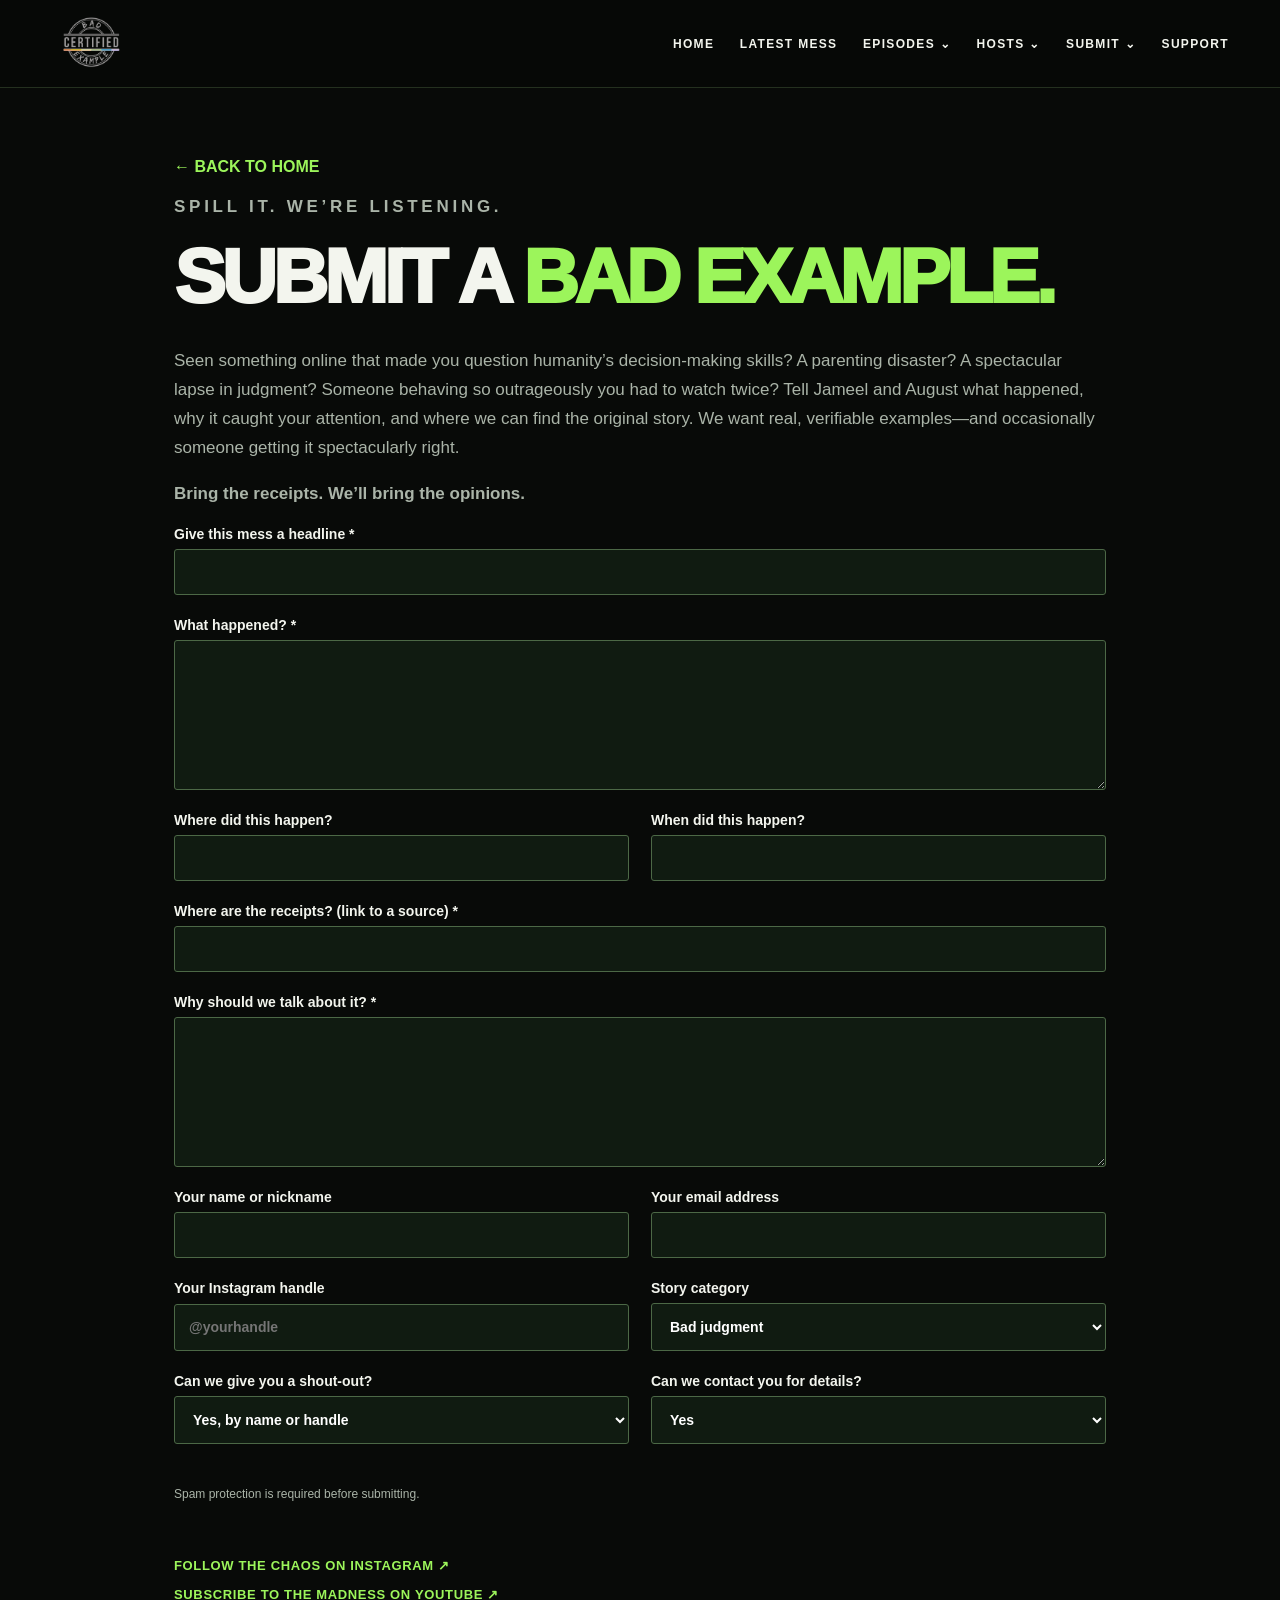
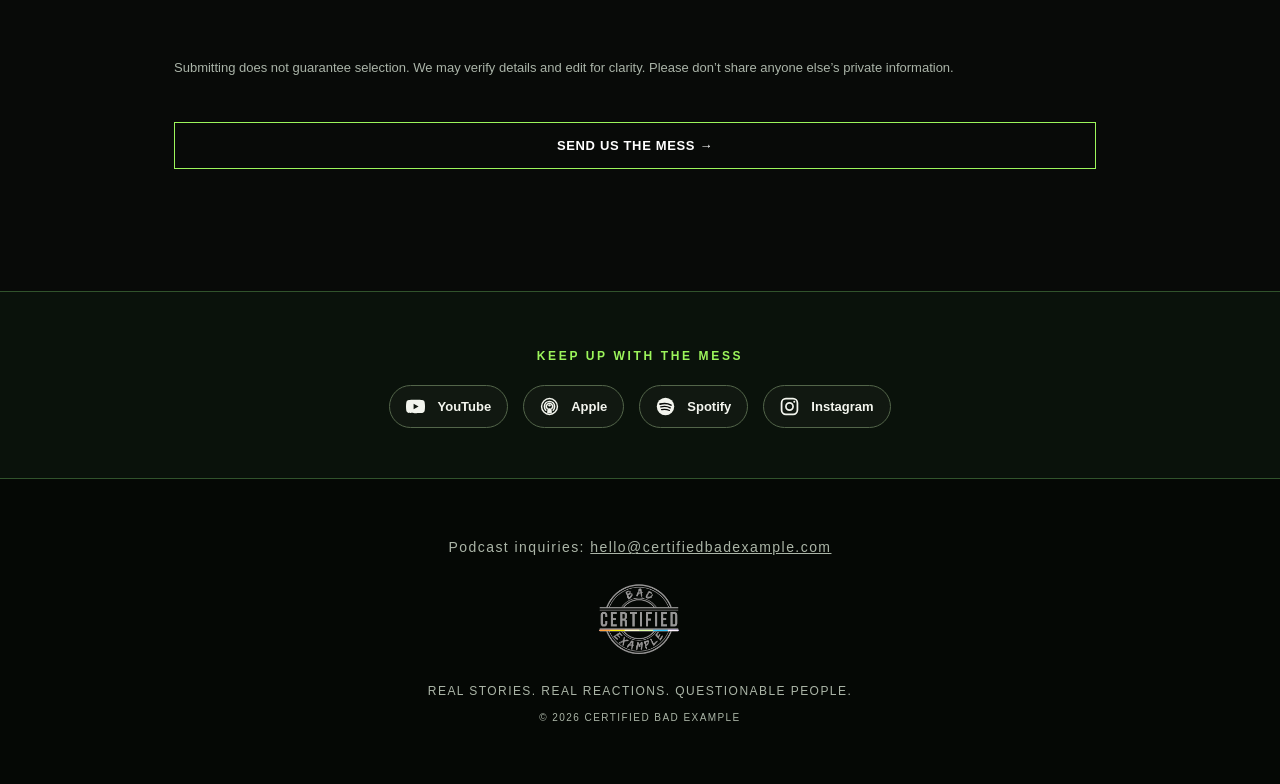
<file: submit.html>
<!doctype html><html lang="en"><head><meta charset="utf-8"><meta name="viewport" content="width=device-width,initial-scale=1"><title>Submit a Story | Certified Bad Example</title><link rel="stylesheet" href="styles.css?v=25"></head><body><header class="site-header"><a href="index.html#home" class="brand" aria-label="Certified Bad Example home"><img src="assets/logo.png" alt="Certified Bad Example logo"></a><button class="menu-toggle" aria-label="Toggle navigation" aria-controls="nav" aria-expanded="false">☰</button><nav id="nav" aria-label="Main navigation"><a href="index.html#home">Home</a><a href="index.html#latest">Latest Mess</a><div class="nav-group"><button class="nav-drop" type="button" aria-expanded="false" aria-haspopup="true">Episodes <span aria-hidden="true">⌄</span></button><div class="nav-sub" id="season-nav"><a href="index.html#stories">Browse episodes</a><a href="index.html#stories" data-season-nav="1">Season One</a></div></div><div class="nav-group"><button class="nav-drop" type="button" aria-expanded="false" aria-haspopup="true">Hosts <span aria-hidden="true">⌄</span></button><div class="nav-sub"><a href="jameel.html">Jameel Mayers</a><a href="august.html">August Black</a></div></div><div class="nav-group"><button class="nav-drop" type="button" aria-expanded="false" aria-haspopup="true">Submit <span aria-hidden="true">⌄</span></button><div class="nav-sub"><a href="submit.html">Submit a Story</a><a href="guest.html">Be a Guest</a></div></div><a href="support.html">Support</a></nav></header><main class="inner wide"><a class="back" href="index.html">← BACK TO HOME</a><p class="eyebrow">SPILL IT. WE’RE LISTENING.</p><h1>SUBMIT A <em>BAD EXAMPLE.</em></h1><p>Seen something online that made you question humanity’s decision-making skills? A parenting disaster? A spectacular lapse in judgment? Someone behaving so outrageously you had to watch twice? Tell Jameel and August what happened, why it caught your attention, and where we can find the original story. We want real, verifiable examples—and occasionally someone getting it spectacularly right.</p><p><strong>Bring the receipts. We’ll bring the opinions.</strong></p><form id="story-form" class="form-grid submission-form" data-kind="story-form"><div class="fields-grid"><label class="span-2">Give this mess a headline *<input name="Story headline" type="text" required maxlength="160"></label><label class="span-2">What happened? *<textarea name="What happened" rows="6" required ></textarea></label><label>Where did this happen?<input name="Location" type="text" ></label><label>When did this happen?<input name="Date or approximate time" type="text" ></label><label class="span-2">Where are the receipts? (link to a source) *<input name="Source URL" type="url" required ></label><label class="span-2">Why should we talk about it? *<textarea name="Why it matters" rows="6" required ></textarea></label><label>Your name or nickname<input name="Submitter name" type="text" ></label><label>Your email address<input name="Reply email" type="email" ></label><label>Your Instagram handle<input name="Instagram handle" type="text" placeholder="@yourhandle"></label><label>Story category<select name="Category"><option>Bad judgment</option><option>Parenting</option><option>Social media chaos</option><option>Fraud or deception</option><option>The Good Stuff</option><option>Other</option></select></label><label>Can we give you a shout-out?<select name="Credit preference"><option>Yes, by name or handle</option><option>No, keep me anonymous</option></select></label><label>Can we contact you for details?<select name="Contact permission"><option>Yes</option><option>No</option></select></label></div><div class="hp" aria-hidden="true"><label>Leave this field blank<input name="website" tabindex="-1" autocomplete="off"></label></div><div class="captcha-wrap"><div class="cf-turnstile" data-sitekey="__TURNSTILE_SITE_KEY__"></div><p class="captcha-hint">Spam protection is required before submitting.</p></div><div class="follow-links"><a href="https://www.instagram.com/certifiedbadexample/" target="_blank" rel="noopener">FOLLOW THE CHAOS ON INSTAGRAM ↗</a><a href="https://www.youtube.com/@CertifiedBadExample_Podcast" target="_blank" rel="noopener">SUBSCRIBE TO THE MADNESS ON YOUTUBE ↗</a></div><p class="fineprint">Submitting does not guarantee selection. We may verify details and edit for clarity. Please don’t share anyone else’s private information.</p><button class="button" type="submit">SEND US THE MESS →</button><p class="form-status" role="status" aria-live="polite"></p></form></main><div class="footer-follow"><p class="eyebrow">KEEP UP WITH THE MESS</p><div class="socials footer-socials"><a data-link="youtube" aria-label="YouTube" target="_blank" rel="noopener"><svg class="brand-icon" aria-hidden="true" viewBox="0 0 24 24"><use href="assets/icons.svg#youtube"></use></svg><span>YouTube</span></a><a data-link="apple" aria-label="Apple Podcasts" target="_blank" rel="noopener"><svg class="brand-icon" aria-hidden="true" viewBox="0 0 24 24"><use href="assets/icons.svg#apple"></use></svg><span>Apple</span></a><a data-link="spotify" aria-label="Spotify" target="_blank" rel="noopener"><svg class="brand-icon" aria-hidden="true" viewBox="0 0 24 24"><use href="assets/icons.svg#spotify"></use></svg><span>Spotify</span></a><a data-link="instagram" aria-label="Instagram" target="_blank" rel="noopener"><svg class="brand-icon" aria-hidden="true" viewBox="0 0 24 24"><use href="assets/icons.svg#instagram"></use></svg><span>Instagram</span></a></div></div><footer><p class="site-contact" style="text-align:center;margin:0 0 14px;font-size:14px">Podcast inquiries: <a href="mailto:hello@certifiedbadexample.com" style="color:inherit;text-decoration:underline">hello@certifiedbadexample.com</a></p><img src="assets/logo.png" alt="Certified Bad Example"><p>REAL STORIES. REAL REACTIONS. QUESTIONABLE PEOPLE.</p><small>© <span id="year"></span> CERTIFIED BAD EXAMPLE</small></footer><script src="https://challenges.cloudflare.com/turnstile/v0/api.js" async defer></script><script src="site-config.js"></script><script src="script.js"></script></body></html>
</file>
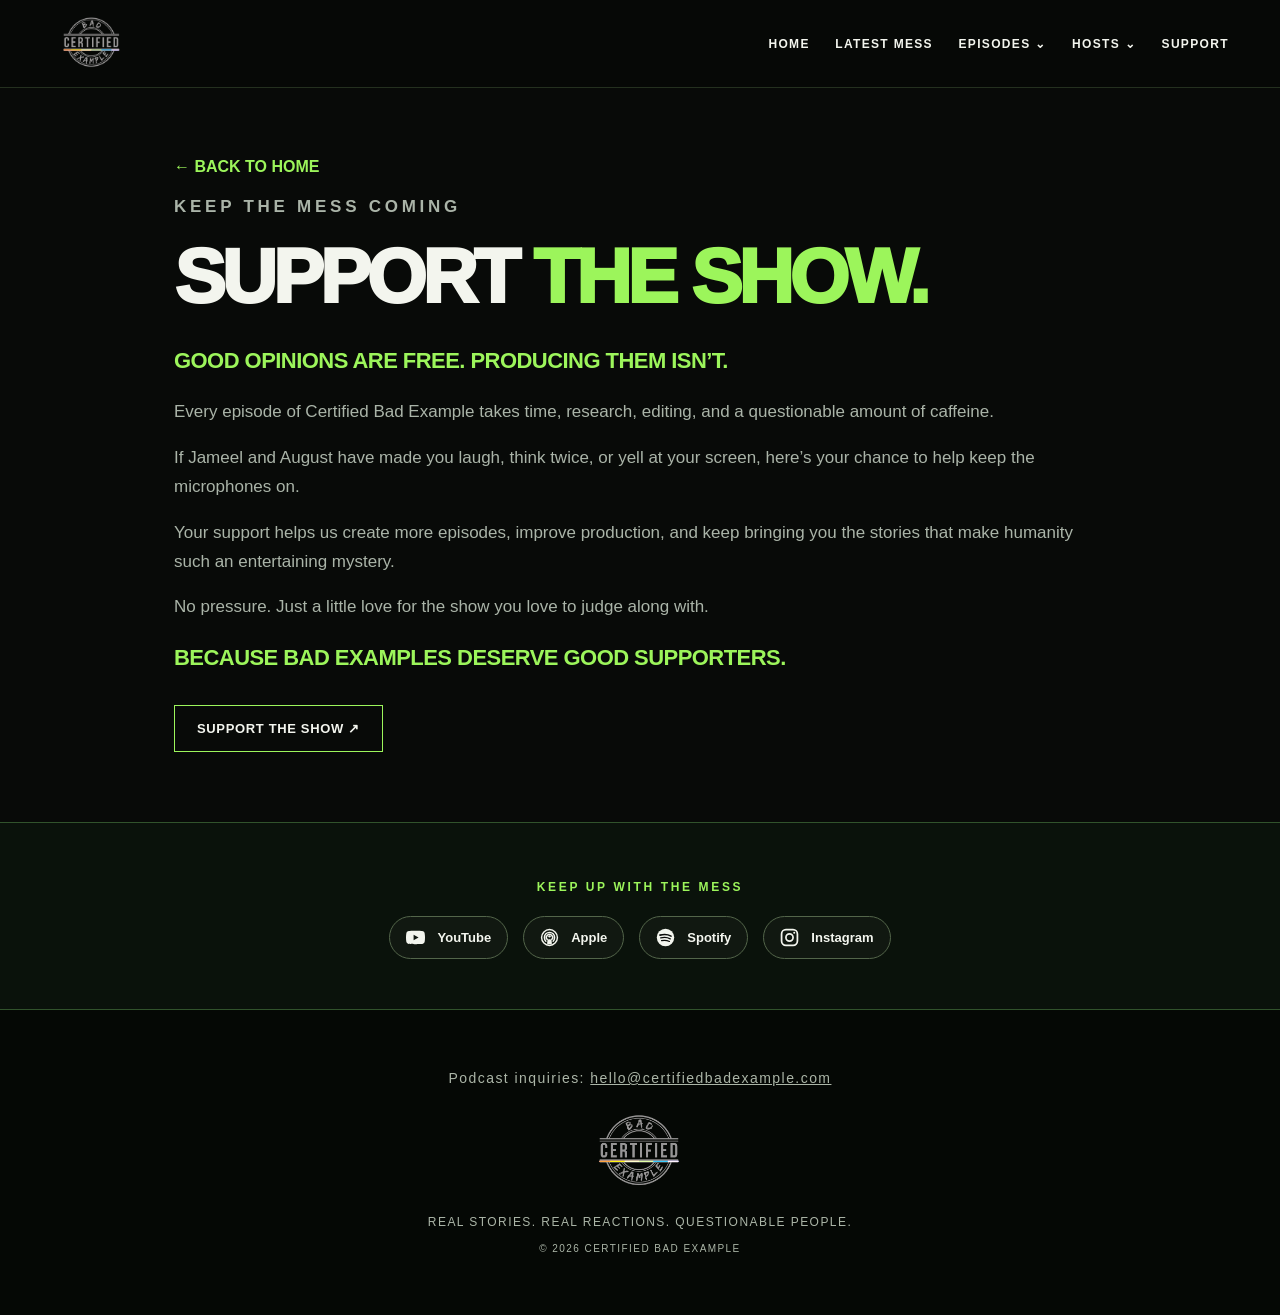
<file: support.html>
<!doctype html><html lang="en"><head><meta charset="utf-8"><meta name="viewport" content="width=device-width,initial-scale=1"><title>Support the Show | Certified Bad Example</title><link rel="stylesheet" href="styles.css?v=25"><link rel="icon" type="image/png" sizes="32x32" href="assets/favicon-32.png?v=14"><link rel="apple-touch-icon" href="assets/favicon-180.png?v=14"></head><body><header class="site-header"><a href="index.html#home" class="brand" aria-label="Certified Bad Example home"><img src="assets/logo.png" alt="Certified Bad Example logo"></a><button class="menu-toggle" aria-label="Toggle navigation" aria-controls="nav" aria-expanded="false">☰</button><nav id="nav" aria-label="Main navigation"><a href="index.html#home">Home</a><a href="index.html#latest">Latest Mess</a><div class="nav-group"><button class="nav-drop" type="button" aria-expanded="false" aria-haspopup="true">Episodes <span aria-hidden="true">⌄</span></button><div class="nav-sub" id="season-nav"><a href="index.html#stories">Browse episodes</a><a href="index.html#stories" data-season-nav="1">Season One</a></div></div><div class="nav-group"><button class="nav-drop" type="button" aria-expanded="false" aria-haspopup="true">Hosts <span aria-hidden="true">⌄</span></button><div class="nav-sub"><a href="jameel.html">Jameel Mayers</a><a href="august.html">August Black</a></div></div><a href="support.html">Support</a></nav></header><main class="inner wide"><a class="back" href="index.html">← BACK TO HOME</a><p class="eyebrow">KEEP THE MESS COMING</p><h1>SUPPORT <em>THE SHOW.</em></h1><h3>GOOD OPINIONS ARE FREE. PRODUCING THEM ISN’T.</h3><p>Every episode of Certified Bad Example takes time, research, editing, and a questionable amount of caffeine.</p><p>If Jameel and August have made you laugh, think twice, or yell at your screen, here’s your chance to help keep the microphones on.</p><p>Your support helps us create more episodes, improve production, and keep bringing you the stories that make humanity such an entertaining mystery.</p><p>No pressure. Just a little love for the show you love to judge along with.</p><h3>BECAUSE BAD EXAMPLES DESERVE GOOD SUPPORTERS.</h3><a class="button" href="https://certified-bad-example.captivate.fm/support" target="_blank" rel="noopener">SUPPORT THE SHOW ↗</a></main><div class="footer-follow"><p class="eyebrow">KEEP UP WITH THE MESS</p><div class="socials footer-socials"><a data-link="youtube" aria-label="YouTube" target="_blank" rel="noopener"><svg class="brand-icon" aria-hidden="true" viewBox="0 0 24 24"><use href="assets/icons.svg#youtube"></use></svg><span>YouTube</span></a><a data-link="apple" aria-label="Apple Podcasts" target="_blank" rel="noopener"><svg class="brand-icon" aria-hidden="true" viewBox="0 0 24 24"><use href="assets/icons.svg#apple"></use></svg><span>Apple</span></a><a data-link="spotify" aria-label="Spotify" target="_blank" rel="noopener"><svg class="brand-icon" aria-hidden="true" viewBox="0 0 24 24"><use href="assets/icons.svg#spotify"></use></svg><span>Spotify</span></a><a data-link="instagram" aria-label="Instagram" target="_blank" rel="noopener"><svg class="brand-icon" aria-hidden="true" viewBox="0 0 24 24"><use href="assets/icons.svg#instagram"></use></svg><span>Instagram</span></a></div></div><footer><p class="site-contact" style="text-align:center;margin:0 0 14px;font-size:14px">Podcast inquiries: <a href="mailto:hello@certifiedbadexample.com" style="color:inherit;text-decoration:underline">hello@certifiedbadexample.com</a></p><img src="assets/logo.png" alt="Certified Bad Example"><p>REAL STORIES. REAL REACTIONS. QUESTIONABLE PEOPLE.</p><small>© <span id="year"></span> CERTIFIED BAD EXAMPLE</small></footer><script src="site-config.js"></script><script src="script.js"></script></body></html>
</file>
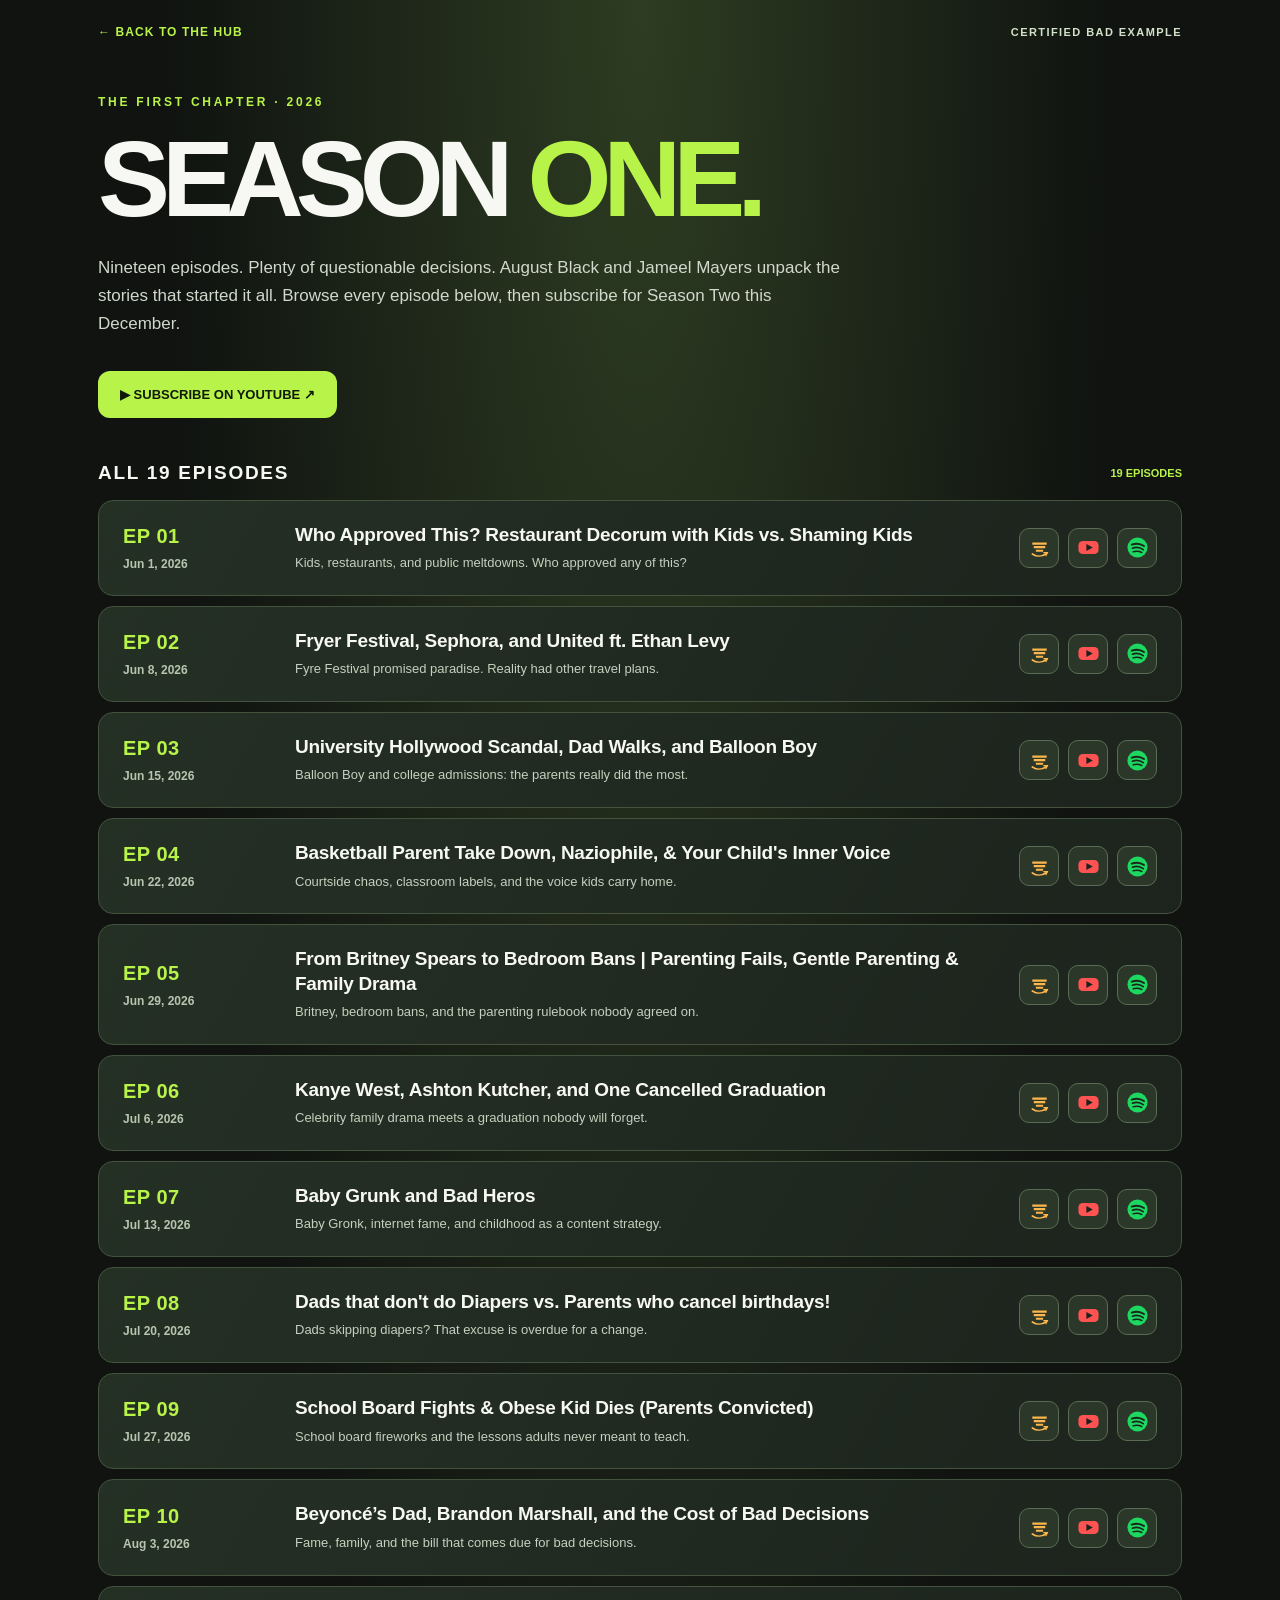
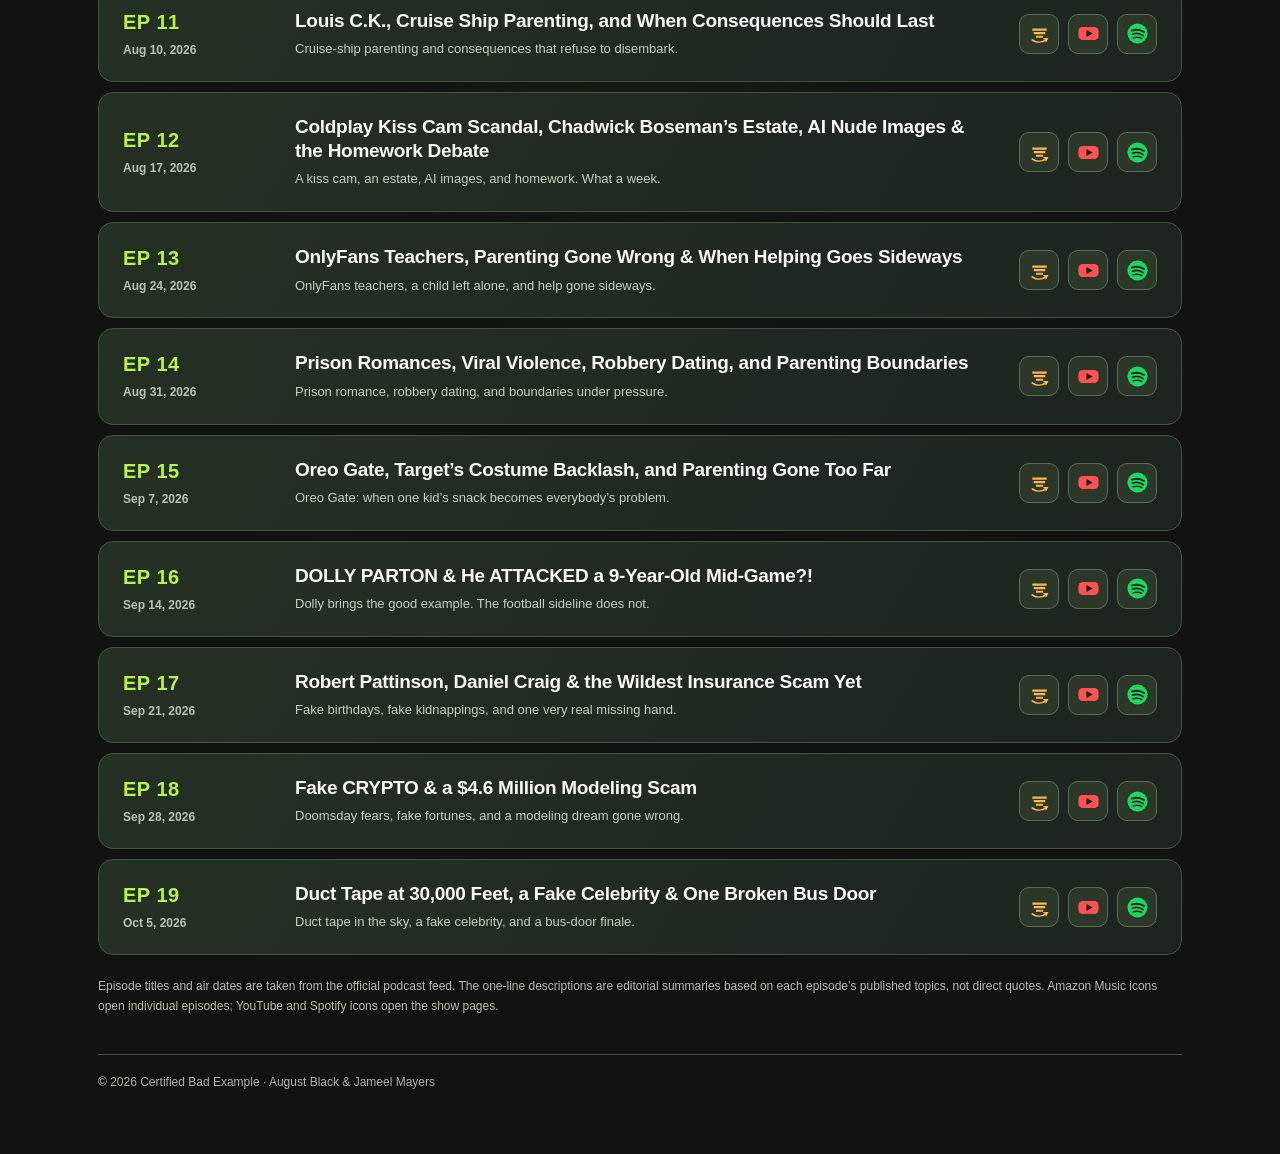
<file: links/season-one.html>
<!DOCTYPE html>
<html lang="en"><head><meta charset="utf-8"/><meta content="width=device-width, initial-scale=1" name="viewport"/><meta content="#101310" name="theme-color"/><title>Season One · 19 Episodes | Certified Bad Example</title><style>
:root{--lime:#b8f34a;--white:#f7f8f3;--muted:#b8c4b4;--border:#43533d}*{box-sizing:border-box}html{scroll-behavior:smooth}body{margin:0;color:var(--white);font-family:Arial,Helvetica,sans-serif;background:radial-gradient(ellipse at 50% 0%,#2d3c22 0,#101310 52%)}a:focus-visible{outline:3px solid var(--lime);outline-offset:4px}.wrap{max-width:1140px;margin:auto;padding:25px 28px 65px}.top{display:flex;align-items:center;justify-content:space-between}.back{color:var(--lime);text-decoration:none;font-weight:900;letter-spacing:.09em;font-size:12px}.brand{font-size:11px;font-weight:900;letter-spacing:.13em;color:#d3e2c9}.hero{margin:56px 0 44px}.eyebrow{font-size:12px;letter-spacing:.23em;color:var(--lime);font-weight:900}h1{font-size:clamp(52px,9vw,108px);line-height:.95;letter-spacing:-.075em;margin:19px 0 23px}h1 em{font-style:normal;color:var(--lime)}.intro{max-width:760px;line-height:1.65;color:#d1d8cc;font-size:17px}.cta{display:inline-flex;align-items:center;gap:13px;background:var(--lime);color:#101a09;border-radius:12px;text-decoration:none;padding:16px 22px;font-weight:900;font-size:13px;margin-top:16px}.section-head{display:flex;align-items:center;justify-content:space-between;gap:16px;margin-bottom:16px}.section-head h2{font-size:19px;letter-spacing:.09em;margin:0}.section-head span{font-size:11px;font-weight:800;color:var(--lime)}.episodes{display:grid;grid-template-columns:1fr;gap:10px}.episode{display:grid;grid-template-columns:152px minmax(0,1fr) 152px;align-items:center;gap:20px;min-width:0;padding:22px 24px;border-radius:15px;border:1px solid var(--border);background:linear-gradient(120deg,#253025,#1c241d)}.episode-meta{display:flex;flex-direction:column;gap:9px;align-items:flex-start}.ep-id{font-size:20px;font-weight:900;color:var(--lime);letter-spacing:.025em}.episode time{font-size:12px;color:#b7c5b0;font-weight:700}.episode-main{min-width:0}.episode h3{font-size:19px;line-height:1.28;letter-spacing:-.015em;margin:0 0 7px;overflow-wrap:anywhere}.episode p{margin:0;color:#c5d0be;line-height:1.45;font-size:13px}.watch{justify-self:end;display:inline-flex;align-items:center;justify-content:space-between;gap:16px;min-width:145px;padding:12px 0;border-bottom:1px solid #75836b;color:#e5f6ce;text-decoration:none;font-weight:900;font-size:10px;letter-spacing:.055em}.watch span{font-size:18px}.platform-links{justify-self:end;display:flex;align-items:center;gap:9px;white-space:nowrap}.platform{display:inline-flex;align-items:center;justify-content:center;width:40px;height:40px;border:1px solid #5b6c54;border-radius:10px;color:#e6f6d4;background:#2b3729;text-decoration:none;transition:background .15s,border-color .15s,transform .15s}.platform:hover,.platform:focus-visible{background:#354b30;border-color:var(--lime);transform:translateY(-1px);outline-offset:2px}.platform svg{width:23px;height:23px;display:block}.platform-amazon{color:#ffb64d}.platform-youtube{color:#ff5252}.platform-spotify{color:#1ed760}.episode:hover{border-color:#779a55;background:linear-gradient(120deg,#2b3928,#202b20)}.note{font-size:12px;line-height:1.6;color:#b2c0aa;margin:22px 0}footer{margin-top:38px;border-top:1px solid var(--border);padding-top:20px;color:#a9b7a3;font-size:12px}@media(max-width:760px){.wrap{padding:18px 16px 45px}.hero{margin:35px 0}.intro{font-size:15px}.episode{grid-template-columns:1fr;gap:10px;padding:18px 19px}.episode-meta{flex-direction:row;align-items:center;gap:15px}.ep-id{font-size:16px}.episode h3{font-size:17px}.watch{justify-self:start;min-width:0;width:100%;margin-top:4px;padding:10px 0}.platform-links{justify-self:start;margin-top:4px}.section-head span{max-width:140px;text-align:right;line-height:1.4}.cta{width:100%;justify-content:center}}@media(max-width:350px){h1{font-size:49px}.section-head h2{font-size:16px}}@media(prefers-reduced-motion:reduce){html{scroll-behavior:auto}}
</style></head><body><main class="wrap"><header class="top"><a class="back" href="index.html">← BACK TO THE HUB</a><span class="brand">CERTIFIED BAD EXAMPLE</span></header><section class="hero"><div class="eyebrow">THE FIRST CHAPTER · 2026</div><h1>SEASON <em>ONE.</em></h1><p class="intro">Nineteen episodes. Plenty of questionable decisions. August Black and Jameel Mayers unpack the stories that started it all. Browse every episode below, then subscribe for Season Two this December.</p><a class="cta" href="https://www.youtube.com/@CertifiedBadExample_Podcast" rel="noopener noreferrer" target="_blank">▶ SUBSCRIBE ON YOUTUBE ↗</a></section><section aria-label="Season One episodes"><div class="section-head"><h2>ALL 19 EPISODES</h2><span>19 EPISODES</span></div><div class="episodes"><article class="episode"><div class="episode-meta"><span class="ep-id">EP 01</span><time datetime="2026-06-01">Jun 1, 2026</time></div><div class="episode-main"><h3>Who Approved This? Restaurant Decorum with Kids vs. Shaming Kids</h3><p>Kids, restaurants, and public meltdowns. Who approved any of this?</p></div><div class="platform-links" aria-label="Listen to episode 1"><a class="platform platform-amazon" href="https://music.amazon.com/podcasts/b48de740-711e-4e06-acd8-63424a7d4831/episodes/cbd340d4-9b39-40c3-ae57-7d422cfe46e4/certified-bad-example-podcast-s1-e1---who-approved-this-restaurant-decorum-with-kids-vs-shaming-kids" target="_blank" rel="noopener noreferrer" aria-label="Amazon Music — episode 1" title="Amazon Music"><svg viewBox="0 0 32 32" aria-hidden="true"><path fill="currentColor" d="M6 9h20v3H6zM8 14h16v3H8zM11 19h10v3H11z"/><path d="M6 25c6 4 14 4 20-1" stroke="currentColor" stroke-width="2.3" fill="none" stroke-linecap="round"/><path d="m22 23 5 .2-2 4" stroke="currentColor" stroke-width="1.8" fill="none" stroke-linecap="round"/></svg></a><a class="platform platform-youtube" href="https://www.youtube.com/@CertifiedBadExample_Podcast" target="_blank" rel="noopener noreferrer" aria-label="YouTube — show page" title="YouTube"><svg viewBox="0 0 32 32" aria-hidden="true"><rect x="2" y="7" width="28" height="18" rx="6" fill="currentColor"/><path d="m13 11 9 5-9 5z" fill="#1b241c"/></svg></a><a class="platform platform-spotify" href="https://open.spotify.com/show/1NpJSMO56lSqh73CsW2lV0" target="_blank" rel="noopener noreferrer" aria-label="Spotify — show page" title="Spotify"><svg viewBox="0 0 32 32" aria-hidden="true"><circle cx="16" cy="16" r="14" fill="currentColor"/><g fill="none" stroke="#1b241c" stroke-linecap="round"><path stroke-width="2.7" d="M8 12c6-2 13-1 17 2"/><path stroke-width="2.4" d="M9 17c5-2 11-1 15 2"/><path stroke-width="2.1" d="M10 22c4-1 8-1 12 1"/></g></svg></a></div></article><article class="episode"><div class="episode-meta"><span class="ep-id">EP 02</span><time datetime="2026-06-08">Jun 8, 2026</time></div><div class="episode-main"><h3>Fryer Festival, Sephora, and United ft. Ethan Levy</h3><p>Fyre Festival promised paradise. Reality had other travel plans.</p></div><div class="platform-links" aria-label="Listen to episode 2"><a class="platform platform-amazon" href="https://music.amazon.com/podcasts/b48de740-711e-4e06-acd8-63424a7d4831/episodes/c6391b4b-2c9a-42fe-9d2e-6c40376dffe0/certified-bad-example-podcast-s1-e2---fryer-festival-sephora-and-united-ft-ethan-levy" target="_blank" rel="noopener noreferrer" aria-label="Amazon Music — episode 2" title="Amazon Music"><svg viewBox="0 0 32 32" aria-hidden="true"><path fill="currentColor" d="M6 9h20v3H6zM8 14h16v3H8zM11 19h10v3H11z"/><path d="M6 25c6 4 14 4 20-1" stroke="currentColor" stroke-width="2.3" fill="none" stroke-linecap="round"/><path d="m22 23 5 .2-2 4" stroke="currentColor" stroke-width="1.8" fill="none" stroke-linecap="round"/></svg></a><a class="platform platform-youtube" href="https://www.youtube.com/@CertifiedBadExample_Podcast" target="_blank" rel="noopener noreferrer" aria-label="YouTube — show page" title="YouTube"><svg viewBox="0 0 32 32" aria-hidden="true"><rect x="2" y="7" width="28" height="18" rx="6" fill="currentColor"/><path d="m13 11 9 5-9 5z" fill="#1b241c"/></svg></a><a class="platform platform-spotify" href="https://open.spotify.com/show/1NpJSMO56lSqh73CsW2lV0" target="_blank" rel="noopener noreferrer" aria-label="Spotify — show page" title="Spotify"><svg viewBox="0 0 32 32" aria-hidden="true"><circle cx="16" cy="16" r="14" fill="currentColor"/><g fill="none" stroke="#1b241c" stroke-linecap="round"><path stroke-width="2.7" d="M8 12c6-2 13-1 17 2"/><path stroke-width="2.4" d="M9 17c5-2 11-1 15 2"/><path stroke-width="2.1" d="M10 22c4-1 8-1 12 1"/></g></svg></a></div></article><article class="episode"><div class="episode-meta"><span class="ep-id">EP 03</span><time datetime="2026-06-15">Jun 15, 2026</time></div><div class="episode-main"><h3>University Hollywood Scandal, Dad Walks, and Balloon Boy</h3><p>Balloon Boy and college admissions: the parents really did the most.</p></div><div class="platform-links" aria-label="Listen to episode 3"><a class="platform platform-amazon" href="https://music.amazon.com/podcasts/b48de740-711e-4e06-acd8-63424a7d4831/episodes/7b28ae68-c484-4d63-9d11-93ca36471959/certified-bad-example-podcast-s1-e3---university-hollywood-scandal-dad-walks-and-balloon-boy" target="_blank" rel="noopener noreferrer" aria-label="Amazon Music — episode 3" title="Amazon Music"><svg viewBox="0 0 32 32" aria-hidden="true"><path fill="currentColor" d="M6 9h20v3H6zM8 14h16v3H8zM11 19h10v3H11z"/><path d="M6 25c6 4 14 4 20-1" stroke="currentColor" stroke-width="2.3" fill="none" stroke-linecap="round"/><path d="m22 23 5 .2-2 4" stroke="currentColor" stroke-width="1.8" fill="none" stroke-linecap="round"/></svg></a><a class="platform platform-youtube" href="https://www.youtube.com/@CertifiedBadExample_Podcast" target="_blank" rel="noopener noreferrer" aria-label="YouTube — show page" title="YouTube"><svg viewBox="0 0 32 32" aria-hidden="true"><rect x="2" y="7" width="28" height="18" rx="6" fill="currentColor"/><path d="m13 11 9 5-9 5z" fill="#1b241c"/></svg></a><a class="platform platform-spotify" href="https://open.spotify.com/show/1NpJSMO56lSqh73CsW2lV0" target="_blank" rel="noopener noreferrer" aria-label="Spotify — show page" title="Spotify"><svg viewBox="0 0 32 32" aria-hidden="true"><circle cx="16" cy="16" r="14" fill="currentColor"/><g fill="none" stroke="#1b241c" stroke-linecap="round"><path stroke-width="2.7" d="M8 12c6-2 13-1 17 2"/><path stroke-width="2.4" d="M9 17c5-2 11-1 15 2"/><path stroke-width="2.1" d="M10 22c4-1 8-1 12 1"/></g></svg></a></div></article><article class="episode"><div class="episode-meta"><span class="ep-id">EP 04</span><time datetime="2026-06-22">Jun 22, 2026</time></div><div class="episode-main"><h3>Basketball Parent Take Down, Naziophile,  &amp; Your Child's Inner Voice</h3><p>Courtside chaos, classroom labels, and the voice kids carry home.</p></div><div class="platform-links" aria-label="Listen to episode 4"><a class="platform platform-amazon" href="https://music.amazon.com/podcasts/b48de740-711e-4e06-acd8-63424a7d4831/episodes/d7e705c6-98bd-4355-83b0-7cb00ad2b136/certified-bad-example-podcast-s1-e4---basketball-parent-take-down-naziophile-your-child-s-inner-voice" target="_blank" rel="noopener noreferrer" aria-label="Amazon Music — episode 4" title="Amazon Music"><svg viewBox="0 0 32 32" aria-hidden="true"><path fill="currentColor" d="M6 9h20v3H6zM8 14h16v3H8zM11 19h10v3H11z"/><path d="M6 25c6 4 14 4 20-1" stroke="currentColor" stroke-width="2.3" fill="none" stroke-linecap="round"/><path d="m22 23 5 .2-2 4" stroke="currentColor" stroke-width="1.8" fill="none" stroke-linecap="round"/></svg></a><a class="platform platform-youtube" href="https://www.youtube.com/@CertifiedBadExample_Podcast" target="_blank" rel="noopener noreferrer" aria-label="YouTube — show page" title="YouTube"><svg viewBox="0 0 32 32" aria-hidden="true"><rect x="2" y="7" width="28" height="18" rx="6" fill="currentColor"/><path d="m13 11 9 5-9 5z" fill="#1b241c"/></svg></a><a class="platform platform-spotify" href="https://open.spotify.com/show/1NpJSMO56lSqh73CsW2lV0" target="_blank" rel="noopener noreferrer" aria-label="Spotify — show page" title="Spotify"><svg viewBox="0 0 32 32" aria-hidden="true"><circle cx="16" cy="16" r="14" fill="currentColor"/><g fill="none" stroke="#1b241c" stroke-linecap="round"><path stroke-width="2.7" d="M8 12c6-2 13-1 17 2"/><path stroke-width="2.4" d="M9 17c5-2 11-1 15 2"/><path stroke-width="2.1" d="M10 22c4-1 8-1 12 1"/></g></svg></a></div></article><article class="episode"><div class="episode-meta"><span class="ep-id">EP 05</span><time datetime="2026-06-29">Jun 29, 2026</time></div><div class="episode-main"><h3>From Britney Spears to Bedroom Bans | Parenting Fails, Gentle Parenting &amp; Family Drama</h3><p>Britney, bedroom bans, and the parenting rulebook nobody agreed on.</p></div><div class="platform-links" aria-label="Listen to episode 5"><a class="platform platform-amazon" href="https://music.amazon.com/podcasts/b48de740-711e-4e06-acd8-63424a7d4831/episodes/529a575b-2a0b-4744-9f3a-20f5d1d31675/certified-bad-example-podcast-s1-e5---from-britney-spears-to-bedroom-bans-parenting-fails-gentle-parenting-family-drama" target="_blank" rel="noopener noreferrer" aria-label="Amazon Music — episode 5" title="Amazon Music"><svg viewBox="0 0 32 32" aria-hidden="true"><path fill="currentColor" d="M6 9h20v3H6zM8 14h16v3H8zM11 19h10v3H11z"/><path d="M6 25c6 4 14 4 20-1" stroke="currentColor" stroke-width="2.3" fill="none" stroke-linecap="round"/><path d="m22 23 5 .2-2 4" stroke="currentColor" stroke-width="1.8" fill="none" stroke-linecap="round"/></svg></a><a class="platform platform-youtube" href="https://www.youtube.com/@CertifiedBadExample_Podcast" target="_blank" rel="noopener noreferrer" aria-label="YouTube — show page" title="YouTube"><svg viewBox="0 0 32 32" aria-hidden="true"><rect x="2" y="7" width="28" height="18" rx="6" fill="currentColor"/><path d="m13 11 9 5-9 5z" fill="#1b241c"/></svg></a><a class="platform platform-spotify" href="https://open.spotify.com/show/1NpJSMO56lSqh73CsW2lV0" target="_blank" rel="noopener noreferrer" aria-label="Spotify — show page" title="Spotify"><svg viewBox="0 0 32 32" aria-hidden="true"><circle cx="16" cy="16" r="14" fill="currentColor"/><g fill="none" stroke="#1b241c" stroke-linecap="round"><path stroke-width="2.7" d="M8 12c6-2 13-1 17 2"/><path stroke-width="2.4" d="M9 17c5-2 11-1 15 2"/><path stroke-width="2.1" d="M10 22c4-1 8-1 12 1"/></g></svg></a></div></article><article class="episode"><div class="episode-meta"><span class="ep-id">EP 06</span><time datetime="2026-07-06">Jul 6, 2026</time></div><div class="episode-main"><h3>Kanye West, Ashton Kutcher, and One Cancelled Graduation</h3><p>Celebrity family drama meets a graduation nobody will forget.</p></div><div class="platform-links" aria-label="Listen to episode 6"><a class="platform platform-amazon" href="https://music.amazon.com/podcasts/b48de740-711e-4e06-acd8-63424a7d4831/episodes/8670f6b8-9f72-4081-9c19-ec2dbe745bdb/certified-bad-example-podcast-s1-e6---kanye-west-ashton-kutcher-and-one-cancelled-graduation" target="_blank" rel="noopener noreferrer" aria-label="Amazon Music — episode 6" title="Amazon Music"><svg viewBox="0 0 32 32" aria-hidden="true"><path fill="currentColor" d="M6 9h20v3H6zM8 14h16v3H8zM11 19h10v3H11z"/><path d="M6 25c6 4 14 4 20-1" stroke="currentColor" stroke-width="2.3" fill="none" stroke-linecap="round"/><path d="m22 23 5 .2-2 4" stroke="currentColor" stroke-width="1.8" fill="none" stroke-linecap="round"/></svg></a><a class="platform platform-youtube" href="https://www.youtube.com/@CertifiedBadExample_Podcast" target="_blank" rel="noopener noreferrer" aria-label="YouTube — show page" title="YouTube"><svg viewBox="0 0 32 32" aria-hidden="true"><rect x="2" y="7" width="28" height="18" rx="6" fill="currentColor"/><path d="m13 11 9 5-9 5z" fill="#1b241c"/></svg></a><a class="platform platform-spotify" href="https://open.spotify.com/show/1NpJSMO56lSqh73CsW2lV0" target="_blank" rel="noopener noreferrer" aria-label="Spotify — show page" title="Spotify"><svg viewBox="0 0 32 32" aria-hidden="true"><circle cx="16" cy="16" r="14" fill="currentColor"/><g fill="none" stroke="#1b241c" stroke-linecap="round"><path stroke-width="2.7" d="M8 12c6-2 13-1 17 2"/><path stroke-width="2.4" d="M9 17c5-2 11-1 15 2"/><path stroke-width="2.1" d="M10 22c4-1 8-1 12 1"/></g></svg></a></div></article><article class="episode"><div class="episode-meta"><span class="ep-id">EP 07</span><time datetime="2026-07-13">Jul 13, 2026</time></div><div class="episode-main"><h3>Baby Grunk and Bad Heros</h3><p>Baby Gronk, internet fame, and childhood as a content strategy.</p></div><div class="platform-links" aria-label="Listen to episode 7"><a class="platform platform-amazon" href="https://music.amazon.com/podcasts/b48de740-711e-4e06-acd8-63424a7d4831/episodes/a2ada408-6be8-40db-88ef-f57b34699a15/certified-bad-example-podcast-s1-e7---baby-grunk-and-bad-heros" target="_blank" rel="noopener noreferrer" aria-label="Amazon Music — episode 7" title="Amazon Music"><svg viewBox="0 0 32 32" aria-hidden="true"><path fill="currentColor" d="M6 9h20v3H6zM8 14h16v3H8zM11 19h10v3H11z"/><path d="M6 25c6 4 14 4 20-1" stroke="currentColor" stroke-width="2.3" fill="none" stroke-linecap="round"/><path d="m22 23 5 .2-2 4" stroke="currentColor" stroke-width="1.8" fill="none" stroke-linecap="round"/></svg></a><a class="platform platform-youtube" href="https://www.youtube.com/@CertifiedBadExample_Podcast" target="_blank" rel="noopener noreferrer" aria-label="YouTube — show page" title="YouTube"><svg viewBox="0 0 32 32" aria-hidden="true"><rect x="2" y="7" width="28" height="18" rx="6" fill="currentColor"/><path d="m13 11 9 5-9 5z" fill="#1b241c"/></svg></a><a class="platform platform-spotify" href="https://open.spotify.com/show/1NpJSMO56lSqh73CsW2lV0" target="_blank" rel="noopener noreferrer" aria-label="Spotify — show page" title="Spotify"><svg viewBox="0 0 32 32" aria-hidden="true"><circle cx="16" cy="16" r="14" fill="currentColor"/><g fill="none" stroke="#1b241c" stroke-linecap="round"><path stroke-width="2.7" d="M8 12c6-2 13-1 17 2"/><path stroke-width="2.4" d="M9 17c5-2 11-1 15 2"/><path stroke-width="2.1" d="M10 22c4-1 8-1 12 1"/></g></svg></a></div></article><article class="episode"><div class="episode-meta"><span class="ep-id">EP 08</span><time datetime="2026-07-20">Jul 20, 2026</time></div><div class="episode-main"><h3>Dads that don't do Diapers vs. Parents who cancel birthdays!</h3><p>Dads skipping diapers? That excuse is overdue for a change.</p></div><div class="platform-links" aria-label="Listen to episode 8"><a class="platform platform-amazon" href="https://music.amazon.com/podcasts/b48de740-711e-4e06-acd8-63424a7d4831/episodes/5eaeb2cc-3e03-47ce-a156-f9eaba6c3f7c/certified-bad-example-podcast-s1-e8---dads-that-don-t-do-diapers-vs-parents-who-cancel-birthdays" target="_blank" rel="noopener noreferrer" aria-label="Amazon Music — episode 8" title="Amazon Music"><svg viewBox="0 0 32 32" aria-hidden="true"><path fill="currentColor" d="M6 9h20v3H6zM8 14h16v3H8zM11 19h10v3H11z"/><path d="M6 25c6 4 14 4 20-1" stroke="currentColor" stroke-width="2.3" fill="none" stroke-linecap="round"/><path d="m22 23 5 .2-2 4" stroke="currentColor" stroke-width="1.8" fill="none" stroke-linecap="round"/></svg></a><a class="platform platform-youtube" href="https://www.youtube.com/@CertifiedBadExample_Podcast" target="_blank" rel="noopener noreferrer" aria-label="YouTube — show page" title="YouTube"><svg viewBox="0 0 32 32" aria-hidden="true"><rect x="2" y="7" width="28" height="18" rx="6" fill="currentColor"/><path d="m13 11 9 5-9 5z" fill="#1b241c"/></svg></a><a class="platform platform-spotify" href="https://open.spotify.com/show/1NpJSMO56lSqh73CsW2lV0" target="_blank" rel="noopener noreferrer" aria-label="Spotify — show page" title="Spotify"><svg viewBox="0 0 32 32" aria-hidden="true"><circle cx="16" cy="16" r="14" fill="currentColor"/><g fill="none" stroke="#1b241c" stroke-linecap="round"><path stroke-width="2.7" d="M8 12c6-2 13-1 17 2"/><path stroke-width="2.4" d="M9 17c5-2 11-1 15 2"/><path stroke-width="2.1" d="M10 22c4-1 8-1 12 1"/></g></svg></a></div></article><article class="episode"><div class="episode-meta"><span class="ep-id">EP 09</span><time datetime="2026-07-27">Jul 27, 2026</time></div><div class="episode-main"><h3>School Board Fights &amp; Obese Kid Dies (Parents Convicted)</h3><p>School board fireworks and the lessons adults never meant to teach.</p></div><div class="platform-links" aria-label="Listen to episode 9"><a class="platform platform-amazon" href="https://music.amazon.com/podcasts/b48de740-711e-4e06-acd8-63424a7d4831/episodes/8c4c82f7-3639-45c0-83d0-75d8bd93c113/certified-bad-example-podcast-s1-e9---school-board-fights-obese-kid-dies-parents-convicted" target="_blank" rel="noopener noreferrer" aria-label="Amazon Music — episode 9" title="Amazon Music"><svg viewBox="0 0 32 32" aria-hidden="true"><path fill="currentColor" d="M6 9h20v3H6zM8 14h16v3H8zM11 19h10v3H11z"/><path d="M6 25c6 4 14 4 20-1" stroke="currentColor" stroke-width="2.3" fill="none" stroke-linecap="round"/><path d="m22 23 5 .2-2 4" stroke="currentColor" stroke-width="1.8" fill="none" stroke-linecap="round"/></svg></a><a class="platform platform-youtube" href="https://www.youtube.com/@CertifiedBadExample_Podcast" target="_blank" rel="noopener noreferrer" aria-label="YouTube — show page" title="YouTube"><svg viewBox="0 0 32 32" aria-hidden="true"><rect x="2" y="7" width="28" height="18" rx="6" fill="currentColor"/><path d="m13 11 9 5-9 5z" fill="#1b241c"/></svg></a><a class="platform platform-spotify" href="https://open.spotify.com/show/1NpJSMO56lSqh73CsW2lV0" target="_blank" rel="noopener noreferrer" aria-label="Spotify — show page" title="Spotify"><svg viewBox="0 0 32 32" aria-hidden="true"><circle cx="16" cy="16" r="14" fill="currentColor"/><g fill="none" stroke="#1b241c" stroke-linecap="round"><path stroke-width="2.7" d="M8 12c6-2 13-1 17 2"/><path stroke-width="2.4" d="M9 17c5-2 11-1 15 2"/><path stroke-width="2.1" d="M10 22c4-1 8-1 12 1"/></g></svg></a></div></article><article class="episode"><div class="episode-meta"><span class="ep-id">EP 10</span><time datetime="2026-08-03">Aug 3, 2026</time></div><div class="episode-main"><h3>Beyoncé’s Dad, Brandon Marshall, and the Cost of Bad Decisions</h3><p>Fame, family, and the bill that comes due for bad decisions.</p></div><div class="platform-links" aria-label="Listen to episode 10"><a class="platform platform-amazon" href="https://music.amazon.com/podcasts/b48de740-711e-4e06-acd8-63424a7d4831/episodes/a1db8133-7860-4b82-bbfd-eba8e18e546b/certified-bad-example-podcast-s1-e10---beyonces-dad-brandon-marshall-and-the-cost-of-bad-decisions" target="_blank" rel="noopener noreferrer" aria-label="Amazon Music — episode 10" title="Amazon Music"><svg viewBox="0 0 32 32" aria-hidden="true"><path fill="currentColor" d="M6 9h20v3H6zM8 14h16v3H8zM11 19h10v3H11z"/><path d="M6 25c6 4 14 4 20-1" stroke="currentColor" stroke-width="2.3" fill="none" stroke-linecap="round"/><path d="m22 23 5 .2-2 4" stroke="currentColor" stroke-width="1.8" fill="none" stroke-linecap="round"/></svg></a><a class="platform platform-youtube" href="https://www.youtube.com/@CertifiedBadExample_Podcast" target="_blank" rel="noopener noreferrer" aria-label="YouTube — show page" title="YouTube"><svg viewBox="0 0 32 32" aria-hidden="true"><rect x="2" y="7" width="28" height="18" rx="6" fill="currentColor"/><path d="m13 11 9 5-9 5z" fill="#1b241c"/></svg></a><a class="platform platform-spotify" href="https://open.spotify.com/show/1NpJSMO56lSqh73CsW2lV0" target="_blank" rel="noopener noreferrer" aria-label="Spotify — show page" title="Spotify"><svg viewBox="0 0 32 32" aria-hidden="true"><circle cx="16" cy="16" r="14" fill="currentColor"/><g fill="none" stroke="#1b241c" stroke-linecap="round"><path stroke-width="2.7" d="M8 12c6-2 13-1 17 2"/><path stroke-width="2.4" d="M9 17c5-2 11-1 15 2"/><path stroke-width="2.1" d="M10 22c4-1 8-1 12 1"/></g></svg></a></div></article><article class="episode"><div class="episode-meta"><span class="ep-id">EP 11</span><time datetime="2026-08-10">Aug 10, 2026</time></div><div class="episode-main"><h3>Louis C.K., Cruise Ship Parenting, and When Consequences Should Last</h3><p>Cruise-ship parenting and consequences that refuse to disembark.</p></div><div class="platform-links" aria-label="Listen to episode 11"><a class="platform platform-amazon" href="https://music.amazon.com/podcasts/b48de740-711e-4e06-acd8-63424a7d4831/episodes/6d267977-d129-438b-ab53-2a493afe4d1a/certified-bad-example-podcast-s1-e11---louis-c-k-cruise-ship-parenting-and-when-consequences-should-last" target="_blank" rel="noopener noreferrer" aria-label="Amazon Music — episode 11" title="Amazon Music"><svg viewBox="0 0 32 32" aria-hidden="true"><path fill="currentColor" d="M6 9h20v3H6zM8 14h16v3H8zM11 19h10v3H11z"/><path d="M6 25c6 4 14 4 20-1" stroke="currentColor" stroke-width="2.3" fill="none" stroke-linecap="round"/><path d="m22 23 5 .2-2 4" stroke="currentColor" stroke-width="1.8" fill="none" stroke-linecap="round"/></svg></a><a class="platform platform-youtube" href="https://www.youtube.com/@CertifiedBadExample_Podcast" target="_blank" rel="noopener noreferrer" aria-label="YouTube — show page" title="YouTube"><svg viewBox="0 0 32 32" aria-hidden="true"><rect x="2" y="7" width="28" height="18" rx="6" fill="currentColor"/><path d="m13 11 9 5-9 5z" fill="#1b241c"/></svg></a><a class="platform platform-spotify" href="https://open.spotify.com/show/1NpJSMO56lSqh73CsW2lV0" target="_blank" rel="noopener noreferrer" aria-label="Spotify — show page" title="Spotify"><svg viewBox="0 0 32 32" aria-hidden="true"><circle cx="16" cy="16" r="14" fill="currentColor"/><g fill="none" stroke="#1b241c" stroke-linecap="round"><path stroke-width="2.7" d="M8 12c6-2 13-1 17 2"/><path stroke-width="2.4" d="M9 17c5-2 11-1 15 2"/><path stroke-width="2.1" d="M10 22c4-1 8-1 12 1"/></g></svg></a></div></article><article class="episode"><div class="episode-meta"><span class="ep-id">EP 12</span><time datetime="2026-08-17">Aug 17, 2026</time></div><div class="episode-main"><h3>Coldplay Kiss Cam Scandal, Chadwick Boseman’s Estate, AI Nude Images &amp; the Homework Debate</h3><p>A kiss cam, an estate, AI images, and homework. What a week.</p></div><div class="platform-links" aria-label="Listen to episode 12"><a class="platform platform-amazon" href="https://music.amazon.com/podcasts/b48de740-711e-4e06-acd8-63424a7d4831/episodes/6d261299-60d3-4bb1-a830-51a591e2ed6e/certified-bad-example-podcast-s1-e12---coldplay-kiss-cam-scandal-chadwick-bosemans-estate-ai-nude-images-the-homework-debate" target="_blank" rel="noopener noreferrer" aria-label="Amazon Music — episode 12" title="Amazon Music"><svg viewBox="0 0 32 32" aria-hidden="true"><path fill="currentColor" d="M6 9h20v3H6zM8 14h16v3H8zM11 19h10v3H11z"/><path d="M6 25c6 4 14 4 20-1" stroke="currentColor" stroke-width="2.3" fill="none" stroke-linecap="round"/><path d="m22 23 5 .2-2 4" stroke="currentColor" stroke-width="1.8" fill="none" stroke-linecap="round"/></svg></a><a class="platform platform-youtube" href="https://www.youtube.com/@CertifiedBadExample_Podcast" target="_blank" rel="noopener noreferrer" aria-label="YouTube — show page" title="YouTube"><svg viewBox="0 0 32 32" aria-hidden="true"><rect x="2" y="7" width="28" height="18" rx="6" fill="currentColor"/><path d="m13 11 9 5-9 5z" fill="#1b241c"/></svg></a><a class="platform platform-spotify" href="https://open.spotify.com/show/1NpJSMO56lSqh73CsW2lV0" target="_blank" rel="noopener noreferrer" aria-label="Spotify — show page" title="Spotify"><svg viewBox="0 0 32 32" aria-hidden="true"><circle cx="16" cy="16" r="14" fill="currentColor"/><g fill="none" stroke="#1b241c" stroke-linecap="round"><path stroke-width="2.7" d="M8 12c6-2 13-1 17 2"/><path stroke-width="2.4" d="M9 17c5-2 11-1 15 2"/><path stroke-width="2.1" d="M10 22c4-1 8-1 12 1"/></g></svg></a></div></article><article class="episode"><div class="episode-meta"><span class="ep-id">EP 13</span><time datetime="2026-08-24">Aug 24, 2026</time></div><div class="episode-main"><h3>OnlyFans Teachers, Parenting Gone Wrong &amp; When Helping Goes Sideways</h3><p>OnlyFans teachers, a child left alone, and help gone sideways.</p></div><div class="platform-links" aria-label="Listen to episode 13"><a class="platform platform-amazon" href="https://music.amazon.com/podcasts/b48de740-711e-4e06-acd8-63424a7d4831/episodes/9c7f4729-696b-4a44-ade6-40d02c3319dc/certified-bad-example-podcast-s1-e13---onlyfans-teachers-parenting-gone-wrong-when-helping-goes-sideways" target="_blank" rel="noopener noreferrer" aria-label="Amazon Music — episode 13" title="Amazon Music"><svg viewBox="0 0 32 32" aria-hidden="true"><path fill="currentColor" d="M6 9h20v3H6zM8 14h16v3H8zM11 19h10v3H11z"/><path d="M6 25c6 4 14 4 20-1" stroke="currentColor" stroke-width="2.3" fill="none" stroke-linecap="round"/><path d="m22 23 5 .2-2 4" stroke="currentColor" stroke-width="1.8" fill="none" stroke-linecap="round"/></svg></a><a class="platform platform-youtube" href="https://www.youtube.com/@CertifiedBadExample_Podcast" target="_blank" rel="noopener noreferrer" aria-label="YouTube — show page" title="YouTube"><svg viewBox="0 0 32 32" aria-hidden="true"><rect x="2" y="7" width="28" height="18" rx="6" fill="currentColor"/><path d="m13 11 9 5-9 5z" fill="#1b241c"/></svg></a><a class="platform platform-spotify" href="https://open.spotify.com/show/1NpJSMO56lSqh73CsW2lV0" target="_blank" rel="noopener noreferrer" aria-label="Spotify — show page" title="Spotify"><svg viewBox="0 0 32 32" aria-hidden="true"><circle cx="16" cy="16" r="14" fill="currentColor"/><g fill="none" stroke="#1b241c" stroke-linecap="round"><path stroke-width="2.7" d="M8 12c6-2 13-1 17 2"/><path stroke-width="2.4" d="M9 17c5-2 11-1 15 2"/><path stroke-width="2.1" d="M10 22c4-1 8-1 12 1"/></g></svg></a></div></article><article class="episode"><div class="episode-meta"><span class="ep-id">EP 14</span><time datetime="2026-08-31">Aug 31, 2026</time></div><div class="episode-main"><h3>Prison Romances, Viral Violence, Robbery Dating, and Parenting Boundaries</h3><p>Prison romance, robbery dating, and boundaries under pressure.</p></div><div class="platform-links" aria-label="Listen to episode 14"><a class="platform platform-amazon" href="https://music.amazon.com/podcasts/b48de740-711e-4e06-acd8-63424a7d4831/episodes/7bb3b0d9-a5ec-4923-9066-6e5ede717730/certified-bad-example-podcast-s1-e14---prison-romances-viral-violence-robbery-dating-and-parenting-boundaries" target="_blank" rel="noopener noreferrer" aria-label="Amazon Music — episode 14" title="Amazon Music"><svg viewBox="0 0 32 32" aria-hidden="true"><path fill="currentColor" d="M6 9h20v3H6zM8 14h16v3H8zM11 19h10v3H11z"/><path d="M6 25c6 4 14 4 20-1" stroke="currentColor" stroke-width="2.3" fill="none" stroke-linecap="round"/><path d="m22 23 5 .2-2 4" stroke="currentColor" stroke-width="1.8" fill="none" stroke-linecap="round"/></svg></a><a class="platform platform-youtube" href="https://www.youtube.com/@CertifiedBadExample_Podcast" target="_blank" rel="noopener noreferrer" aria-label="YouTube — show page" title="YouTube"><svg viewBox="0 0 32 32" aria-hidden="true"><rect x="2" y="7" width="28" height="18" rx="6" fill="currentColor"/><path d="m13 11 9 5-9 5z" fill="#1b241c"/></svg></a><a class="platform platform-spotify" href="https://open.spotify.com/show/1NpJSMO56lSqh73CsW2lV0" target="_blank" rel="noopener noreferrer" aria-label="Spotify — show page" title="Spotify"><svg viewBox="0 0 32 32" aria-hidden="true"><circle cx="16" cy="16" r="14" fill="currentColor"/><g fill="none" stroke="#1b241c" stroke-linecap="round"><path stroke-width="2.7" d="M8 12c6-2 13-1 17 2"/><path stroke-width="2.4" d="M9 17c5-2 11-1 15 2"/><path stroke-width="2.1" d="M10 22c4-1 8-1 12 1"/></g></svg></a></div></article><article class="episode"><div class="episode-meta"><span class="ep-id">EP 15</span><time datetime="2026-09-07">Sep 7, 2026</time></div><div class="episode-main"><h3>Oreo Gate, Target’s Costume Backlash, and Parenting Gone Too Far</h3><p>Oreo Gate: when one kid’s snack becomes everybody’s problem.</p></div><div class="platform-links" aria-label="Listen to episode 15"><a class="platform platform-amazon" href="https://music.amazon.com/podcasts/b48de740-711e-4e06-acd8-63424a7d4831/episodes/f3c96e29-1d9d-4c4b-a518-49c8d40bb296/certified-bad-example-podcast-s1-e15---oreo-gate-targets-costume-backlash-and-parenting-gone-too-far" target="_blank" rel="noopener noreferrer" aria-label="Amazon Music — episode 15" title="Amazon Music"><svg viewBox="0 0 32 32" aria-hidden="true"><path fill="currentColor" d="M6 9h20v3H6zM8 14h16v3H8zM11 19h10v3H11z"/><path d="M6 25c6 4 14 4 20-1" stroke="currentColor" stroke-width="2.3" fill="none" stroke-linecap="round"/><path d="m22 23 5 .2-2 4" stroke="currentColor" stroke-width="1.8" fill="none" stroke-linecap="round"/></svg></a><a class="platform platform-youtube" href="https://www.youtube.com/@CertifiedBadExample_Podcast" target="_blank" rel="noopener noreferrer" aria-label="YouTube — show page" title="YouTube"><svg viewBox="0 0 32 32" aria-hidden="true"><rect x="2" y="7" width="28" height="18" rx="6" fill="currentColor"/><path d="m13 11 9 5-9 5z" fill="#1b241c"/></svg></a><a class="platform platform-spotify" href="https://open.spotify.com/show/1NpJSMO56lSqh73CsW2lV0" target="_blank" rel="noopener noreferrer" aria-label="Spotify — show page" title="Spotify"><svg viewBox="0 0 32 32" aria-hidden="true"><circle cx="16" cy="16" r="14" fill="currentColor"/><g fill="none" stroke="#1b241c" stroke-linecap="round"><path stroke-width="2.7" d="M8 12c6-2 13-1 17 2"/><path stroke-width="2.4" d="M9 17c5-2 11-1 15 2"/><path stroke-width="2.1" d="M10 22c4-1 8-1 12 1"/></g></svg></a></div></article><article class="episode"><div class="episode-meta"><span class="ep-id">EP 16</span><time datetime="2026-09-14">Sep 14, 2026</time></div><div class="episode-main"><h3>DOLLY PARTON &amp; He ATTACKED a 9-Year-Old Mid-Game?!</h3><p>Dolly brings the good example. The football sideline does not.</p></div><div class="platform-links" aria-label="Listen to episode 16"><a class="platform platform-amazon" href="https://music.amazon.com/podcasts/b48de740-711e-4e06-acd8-63424a7d4831/episodes/75e25757-828c-4298-bb5d-fd3912226555/certified-bad-example-podcast-s1-e16---dolly-parton-he-attacked-a-9-year-old-mid-game" target="_blank" rel="noopener noreferrer" aria-label="Amazon Music — episode 16" title="Amazon Music"><svg viewBox="0 0 32 32" aria-hidden="true"><path fill="currentColor" d="M6 9h20v3H6zM8 14h16v3H8zM11 19h10v3H11z"/><path d="M6 25c6 4 14 4 20-1" stroke="currentColor" stroke-width="2.3" fill="none" stroke-linecap="round"/><path d="m22 23 5 .2-2 4" stroke="currentColor" stroke-width="1.8" fill="none" stroke-linecap="round"/></svg></a><a class="platform platform-youtube" href="https://www.youtube.com/@CertifiedBadExample_Podcast" target="_blank" rel="noopener noreferrer" aria-label="YouTube — show page" title="YouTube"><svg viewBox="0 0 32 32" aria-hidden="true"><rect x="2" y="7" width="28" height="18" rx="6" fill="currentColor"/><path d="m13 11 9 5-9 5z" fill="#1b241c"/></svg></a><a class="platform platform-spotify" href="https://open.spotify.com/show/1NpJSMO56lSqh73CsW2lV0" target="_blank" rel="noopener noreferrer" aria-label="Spotify — show page" title="Spotify"><svg viewBox="0 0 32 32" aria-hidden="true"><circle cx="16" cy="16" r="14" fill="currentColor"/><g fill="none" stroke="#1b241c" stroke-linecap="round"><path stroke-width="2.7" d="M8 12c6-2 13-1 17 2"/><path stroke-width="2.4" d="M9 17c5-2 11-1 15 2"/><path stroke-width="2.1" d="M10 22c4-1 8-1 12 1"/></g></svg></a></div></article><article class="episode"><div class="episode-meta"><span class="ep-id">EP 17</span><time datetime="2026-09-21">Sep 21, 2026</time></div><div class="episode-main"><h3>Robert Pattinson, Daniel Craig &amp; the Wildest Insurance Scam Yet</h3><p>Fake birthdays, fake kidnappings, and one very real missing hand.</p></div><div class="platform-links" aria-label="Listen to episode 17"><a class="platform platform-amazon" href="https://music.amazon.com/podcasts/b48de740-711e-4e06-acd8-63424a7d4831/episodes/4ffad74b-7d62-4fe7-a544-04f8632ccd9a/certified-bad-example-podcast-s1-e17---robert-pattinson-daniel-craig-the-wildest-insurance-scam-yet" target="_blank" rel="noopener noreferrer" aria-label="Amazon Music — episode 17" title="Amazon Music"><svg viewBox="0 0 32 32" aria-hidden="true"><path fill="currentColor" d="M6 9h20v3H6zM8 14h16v3H8zM11 19h10v3H11z"/><path d="M6 25c6 4 14 4 20-1" stroke="currentColor" stroke-width="2.3" fill="none" stroke-linecap="round"/><path d="m22 23 5 .2-2 4" stroke="currentColor" stroke-width="1.8" fill="none" stroke-linecap="round"/></svg></a><a class="platform platform-youtube" href="https://www.youtube.com/@CertifiedBadExample_Podcast" target="_blank" rel="noopener noreferrer" aria-label="YouTube — show page" title="YouTube"><svg viewBox="0 0 32 32" aria-hidden="true"><rect x="2" y="7" width="28" height="18" rx="6" fill="currentColor"/><path d="m13 11 9 5-9 5z" fill="#1b241c"/></svg></a><a class="platform platform-spotify" href="https://open.spotify.com/show/1NpJSMO56lSqh73CsW2lV0" target="_blank" rel="noopener noreferrer" aria-label="Spotify — show page" title="Spotify"><svg viewBox="0 0 32 32" aria-hidden="true"><circle cx="16" cy="16" r="14" fill="currentColor"/><g fill="none" stroke="#1b241c" stroke-linecap="round"><path stroke-width="2.7" d="M8 12c6-2 13-1 17 2"/><path stroke-width="2.4" d="M9 17c5-2 11-1 15 2"/><path stroke-width="2.1" d="M10 22c4-1 8-1 12 1"/></g></svg></a></div></article><article class="episode"><div class="episode-meta"><span class="ep-id">EP 18</span><time datetime="2026-09-28">Sep 28, 2026</time></div><div class="episode-main"><h3>Fake CRYPTO &amp; a $4.6 Million Modeling Scam</h3><p>Doomsday fears, fake fortunes, and a modeling dream gone wrong.</p></div><div class="platform-links" aria-label="Listen to episode 18"><a class="platform platform-amazon" href="https://music.amazon.com/podcasts/b48de740-711e-4e06-acd8-63424a7d4831/episodes/addae245-8614-4833-b05f-d327e82a4b01/certified-bad-example-podcast-s1-e18---fake-crypto-a-4-6-million-modeling-scam" target="_blank" rel="noopener noreferrer" aria-label="Amazon Music — episode 18" title="Amazon Music"><svg viewBox="0 0 32 32" aria-hidden="true"><path fill="currentColor" d="M6 9h20v3H6zM8 14h16v3H8zM11 19h10v3H11z"/><path d="M6 25c6 4 14 4 20-1" stroke="currentColor" stroke-width="2.3" fill="none" stroke-linecap="round"/><path d="m22 23 5 .2-2 4" stroke="currentColor" stroke-width="1.8" fill="none" stroke-linecap="round"/></svg></a><a class="platform platform-youtube" href="https://www.youtube.com/@CertifiedBadExample_Podcast" target="_blank" rel="noopener noreferrer" aria-label="YouTube — show page" title="YouTube"><svg viewBox="0 0 32 32" aria-hidden="true"><rect x="2" y="7" width="28" height="18" rx="6" fill="currentColor"/><path d="m13 11 9 5-9 5z" fill="#1b241c"/></svg></a><a class="platform platform-spotify" href="https://open.spotify.com/show/1NpJSMO56lSqh73CsW2lV0" target="_blank" rel="noopener noreferrer" aria-label="Spotify — show page" title="Spotify"><svg viewBox="0 0 32 32" aria-hidden="true"><circle cx="16" cy="16" r="14" fill="currentColor"/><g fill="none" stroke="#1b241c" stroke-linecap="round"><path stroke-width="2.7" d="M8 12c6-2 13-1 17 2"/><path stroke-width="2.4" d="M9 17c5-2 11-1 15 2"/><path stroke-width="2.1" d="M10 22c4-1 8-1 12 1"/></g></svg></a></div></article><article class="episode"><div class="episode-meta"><span class="ep-id">EP 19</span><time datetime="2026-10-05">Oct 5, 2026</time></div><div class="episode-main"><h3>Duct Tape at 30,000 Feet, a Fake Celebrity &amp; One Broken Bus Door</h3><p>Duct tape in the sky, a fake celebrity, and a bus-door finale.</p></div><div class="platform-links" aria-label="Listen to episode 19"><a class="platform platform-amazon" href="https://music.amazon.com/podcasts/b48de740-711e-4e06-acd8-63424a7d4831/episodes/acca948d-3c15-4f0c-a485-7788e4599b57/certified-bad-example-podcast-s1-e19---duct-tape-at-30-000-feet-a-fake-celebrity-one-broken-bus-door" target="_blank" rel="noopener noreferrer" aria-label="Amazon Music — episode 19" title="Amazon Music"><svg viewBox="0 0 32 32" aria-hidden="true"><path fill="currentColor" d="M6 9h20v3H6zM8 14h16v3H8zM11 19h10v3H11z"/><path d="M6 25c6 4 14 4 20-1" stroke="currentColor" stroke-width="2.3" fill="none" stroke-linecap="round"/><path d="m22 23 5 .2-2 4" stroke="currentColor" stroke-width="1.8" fill="none" stroke-linecap="round"/></svg></a><a class="platform platform-youtube" href="https://www.youtube.com/@CertifiedBadExample_Podcast" target="_blank" rel="noopener noreferrer" aria-label="YouTube — show page" title="YouTube"><svg viewBox="0 0 32 32" aria-hidden="true"><rect x="2" y="7" width="28" height="18" rx="6" fill="currentColor"/><path d="m13 11 9 5-9 5z" fill="#1b241c"/></svg></a><a class="platform platform-spotify" href="https://open.spotify.com/show/1NpJSMO56lSqh73CsW2lV0" target="_blank" rel="noopener noreferrer" aria-label="Spotify — show page" title="Spotify"><svg viewBox="0 0 32 32" aria-hidden="true"><circle cx="16" cy="16" r="14" fill="currentColor"/><g fill="none" stroke="#1b241c" stroke-linecap="round"><path stroke-width="2.7" d="M8 12c6-2 13-1 17 2"/><path stroke-width="2.4" d="M9 17c5-2 11-1 15 2"/><path stroke-width="2.1" d="M10 22c4-1 8-1 12 1"/></g></svg></a></div></article></div><p class="note">Episode titles and air dates are taken from the official podcast feed. The one-line descriptions are editorial summaries based on each episode’s published topics, not direct quotes. Amazon Music icons open individual episodes; YouTube and Spotify icons open the show pages.</p></section><footer>© 2026 Certified Bad Example · August Black &amp; Jameel Mayers</footer></main></body></html>
</file>
<file: styles.css>
:root{--bg:#080a08;--green:#9cf55b;--text:#f3f5ee;--muted:#aab4a8}*{box-sizing:border-box}html{scroll-behavior:smooth}body{margin:0;background:var(--bg);color:var(--text);font-family:Arial,Helvetica,sans-serif}a{color:inherit;text-decoration:none}.site-header{height:88px;display:flex;align-items:center;justify-content:space-between;padding:8px clamp(18px,4vw,70px);background:#070907ed;position:sticky;top:0;z-index:10;border-bottom:1px solid #24301f}.brand img{height:70px;width:82px;object-fit:contain;filter:brightness(1.75)}nav{display:flex;gap:clamp(10px,2vw,30px);align-items:center}nav a{font-size:12px;text-transform:uppercase;letter-spacing:.11em;font-weight:800}nav a:hover,.host-links a:hover{color:var(--green)}.menu-toggle{display:none}.hero{position:relative;line-height:0}.hero>img{width:100%;display:block}.hero-floor{position:absolute;left:0;right:0;bottom:-120px;height:190px;pointer-events:none;background:linear-gradient(180deg,transparent 0%,#264e1b77 27%,#18341770 55%,#080a08 100%);filter:blur(18px)}.social-band{position:relative;padding:85px 20px 80px;text-align:center;background:radial-gradient(ellipse at top,#23441c 0%,#101b10 40%,#080a08 80%)}.social-band>p,.eyebrow{color:var(--green);font-weight:800;letter-spacing:.22em;font-size:12px}.socials{display:flex;justify-content:center;gap:15px;flex-wrap:wrap;margin-top:25px}.socials a{display:flex;align-items:center;gap:12px;border:1px solid #53654a;padding:14px 19px;border-radius:40px;font-size:20px;background:#111811}.socials span{font-size:13px;font-weight:700}.socials a:hover,.button:hover{background:var(--green);color:#071007}.unconfigured{opacity:.55;cursor:default}.section{padding:90px clamp(22px,7vw,130px);background:radial-gradient(ellipse at 50% 0%,#142916 0%,#090d0a 60%,#080a08 100%)}h1,h2{font-size:clamp(38px,6vw,92px);line-height:.97;letter-spacing:-.055em;margin:14px 0 34px;font-weight:950}h1 em,h2 em{color:var(--green);font-style:normal}.video-shell{max-width:1080px;aspect-ratio:16/9;background:#121b13;border:1px solid #425a36;box-shadow:0 0 70px #80e84a15}.video-shell iframe{width:100%;height:100%;border:0}.video-placeholder{height:100%;display:flex;flex-direction:column;justify-content:center;align-items:center;text-align:center;padding:20px;color:var(--muted)}.video-placeholder strong{color:var(--text);font-size:clamp(20px,3vw,42px)}.video-placeholder p{max-width:470px;line-height:1.5}.season{padding:70px 7vw;background:linear-gradient(110deg,#152d17,#0b120c 70%);border-top:1px solid #315a2a;border-bottom:1px solid #315a2a}.season h2{font-size:clamp(35px,5vw,74px)}.season p:last-child{color:var(--muted)}.subtle{color:var(--muted);line-height:1.6}.marquee{overflow:hidden;mask-image:linear-gradient(90deg,transparent,#000 6%,#000 94%,transparent);padding:25px 0}.marquee-track{display:flex;width:max-content;gap:20px;animation:drift 65s linear infinite}.marquee:hover .marquee-track,.marquee:focus-within .marquee-track{animation-play-state:paused}.episode-card{display:flex;flex-direction:column;justify-content:space-between;flex:none;width:260px;min-height:200px;padding:25px;background:linear-gradient(140deg,#213e20,#0d150f 70%);border:1px solid #49683e;transition:transform .2s;outline-offset:4px}.episode-card small{font-size:11px;color:var(--green);letter-spacing:.1em}.episode-card strong{font-size:28px;line-height:1.1}.episode-card:hover,.episode-card:focus{animation:giggle .38s ease-in-out 2;border-color:var(--green)}@keyframes drift{to{transform:translateX(-50%)}}@keyframes giggle{0%,100%{transform:rotate(0)}25%{transform:rotate(-2deg) translateY(-4px)}75%{transform:rotate(2deg) translateY(-3px)}}.hosts{text-align:center}.host-links{display:flex;justify-content:center;gap:clamp(20px,6vw,100px);flex-wrap:wrap}.host-links a{font-family:Georgia,serif;font-style:italic;font-size:clamp(26px,4vw,56px)}.host-links span{font-style:normal;font-size:.65em;letter-spacing:.09em}.bottom-grid{display:grid;grid-template-columns:1fr 1fr}.panel{padding:80px 7vw;min-height:380px;background:linear-gradient(150deg,#183619,#0b120c)}.panel+ .panel{background:#111611}.panel h2{font-size:clamp(38px,4vw,64px)}.panel p{line-height:1.6}.button{display:inline-block;border:1px solid var(--green);padding:15px 22px;margin:10px 10px 0 0;font-size:13px;font-weight:800;letter-spacing:.05em}.support-links{display:flex;flex-wrap:wrap}footer{text-align:center;padding:60px 20px;border-top:1px solid #31532c;background:#050805;color:#abb5a7;font-size:12px;letter-spacing:.12em}footer img{width:100px;filter:brightness(1.7)}.reveal{transition:opacity .8s ease,filter .8s ease,transform .8s ease;opacity:.35;filter:blur(5px);transform:translateY(18px)}.reveal.in-view{opacity:1;filter:blur(0);transform:translateY(0)}.inner{max-width:760px;margin:70px auto;padding:0 24px}.inner p{color:var(--muted);line-height:1.7}.back{color:var(--green);font-weight:bold}.form-grid{display:grid;gap:20px}label{display:grid;gap:7px;font-weight:700}input,select,textarea{width:100%;padding:14px;background:#101b11;border:1px solid #4c6846;color:white;font:inherit}textarea{min-height:110px}button.button{color:white;background:transparent;cursor:pointer}button.button:hover{color:black;background:var(--green)}@media(max-width:760px){.site-header{height:76px}.brand img{height:60px}.menu-toggle{display:block;color:white;background:none;border:0;font-size:25px}nav{display:none;position:absolute;top:76px;left:0;right:0;background:#0b130b;padding:24px;flex-direction:column;align-items:stretch}nav.open{display:flex}.hero-floor{bottom:-75px;height:110px}.social-band{padding:55px 15px}.section{padding:65px 22px}.bottom-grid{grid-template-columns:1fr}.panel{padding:55px 22px;min-height:0}.episode-card{width:210px;min-height:175px}.episode-card strong{font-size:23px}}@media(prefers-reduced-motion:reduce){*,*:before,*:after{animation:none!important;transition:none!important;scroll-behavior:auto!important}.reveal{opacity:1;filter:none;transform:none}}

/* V06 navigation, official platform marks, archive artwork and responsive interactions */
.nav-group{position:relative}.nav-drop{border:0;background:none;color:inherit;font:800 12px Arial,sans-serif;letter-spacing:.11em;text-transform:uppercase;cursor:pointer;padding:14px 0}.nav-drop:hover,.nav-drop[aria-expanded="true"]{color:var(--green)}.nav-sub{display:none;position:absolute;top:100%;left:-15px;min-width:190px;padding:10px;background:#101a10;border:1px solid #45653a;box-shadow:0 12px 30px #0008;z-index:12}.nav-group.open .nav-sub{display:grid;animation:menuIn .16s ease-out}.nav-sub a{padding:12px 14px;white-space:nowrap}.nav-sub a:hover{background:#223b20}@keyframes menuIn{from{opacity:0;transform:translateY(-5px)}to{opacity:1;transform:translateY(0)}}
.brand-icon{width:21px;height:21px;display:block;flex:none}.socials a{font-size:14px;transition:background .2s,color .2s,transform .2s}.socials a:hover{transform:translateY(-2px)}.footer-follow{padding:45px 20px 50px;text-align:center;background:#0a120b;border-top:1px solid #31532c}.footer-socials{margin-top:22px}.footer-socials a{padding:11px 16px}.footer-socials .brand-icon{width:19px;height:19px}
.season-picker{display:flex;align-items:center;gap:16px;flex-wrap:wrap;margin-top:24px}.season-picker label{color:var(--green);font-size:12px;letter-spacing:.16em}.season-picker select{width:auto;min-width:200px;border-radius:0;cursor:pointer}.marquee-track.no-motion{animation:none}.episode-card{padding:0;width:295px;min-height:360px;justify-content:flex-start;overflow:hidden}.episode-art{width:100%;height:165px;background:radial-gradient(circle at 50% 50%,#355e2c,#0d140d);overflow:hidden}.episode-art img{width:100%;height:100%;object-fit:cover;display:block}.episode-copy{padding:18px 19px 22px;display:grid;gap:12px}.episode-card strong{font-size:22px;line-height:1.14}.episode-card p{font-size:13px;color:var(--muted);line-height:1.45;margin:0;display:-webkit-box;-webkit-line-clamp:3;-webkit-box-orient:vertical;overflow:hidden}.host-links a{font-style:normal;font-family:Georgia,serif;font-weight:600;display:inline-flex;align-items:center;gap:15px}.host-links .queer-symbol{font-size:.65em;letter-spacing:0;color:var(--green);background:linear-gradient(135deg,#ff5e67,#f9b74d,#92e67a,#65b9ed,#a77afa);background-clip:text;-webkit-background-clip:text;-webkit-text-fill-color:transparent}
@media(max-width:760px){.nav-group{width:100%}.nav-drop{text-align:left;width:100%}.nav-sub{position:static;box-shadow:none;margin:4px 0 8px}.episode-card{width:245px;min-height:335px}.episode-art{height:140px}.host-links a{font-size:clamp(24px,6vw,36px)}}

/* V07 */
.home-intro{max-width:1050px;margin:0 auto;padding:65px 25px 10px;text-align:center}.home-intro h2{font-size:clamp(28px,4vw,54px);line-height:1.12}.home-intro p{font-size:clamp(16px,1.6vw,20px);line-height:1.75;color:#c6d1c1}.home-intro strong{color:#f2f6eb}.latest-actions{display:flex;gap:28px;flex-wrap:wrap;margin-top:17px}.latest-actions a,.follow-links a{color:var(--green);font-weight:800;font-size:13px;letter-spacing:.05em}.latest-actions a:hover,.follow-links a:hover{text-decoration:underline}.host-links{align-items:center;gap:clamp(15px,3vw,45px)}.host-links>.queer-symbol{font-size:clamp(35px,4vw,66px);background:linear-gradient(135deg,#ff5e67,#f9b74d,#92e67a,#65b9ed,#a77afa);background-clip:text;-webkit-background-clip:text;-webkit-text-fill-color:transparent}.host-links a{font-size:clamp(27px,3.7vw,54px)}.episode-card{width:235px;min-height:290px}.episode-art{height:150px}.episode-art img{object-fit:contain}.episode-copy{padding:12px 14px 15px;gap:8px}.episode-card strong{font-size:18px}.episode-card p{font-size:12px}.inner.wide{max-width:980px}.inner h3{color:var(--green);font-size:clamp(18px,2.4vw,28px);line-height:1.3}.inner>p{font-size:17px}.fields-grid{display:grid;grid-template-columns:repeat(2,minmax(0,1fr));gap:22px}.fields-grid .span-2{grid-column:1/-1}.fields-grid label{font-size:14px}.fields-grid textarea{min-height:150px;resize:vertical}.fields-grid input,.fields-grid textarea,.fields-grid select{border-radius:3px}.follow-links{display:flex;flex-direction:column;gap:14px;padding:22px 0}.fineprint{font-size:13px!important}.form-status{color:var(--green)!important}.captcha-wrap{margin-top:8px}.captcha-hint{font-size:12px!important}.hp{position:absolute;left:-9999px;width:1px;height:1px;overflow:hidden}.submission-toast{position:fixed;left:clamp(12px,4vw,60px);right:clamp(12px,4vw,60px);bottom:20px;max-width:850px;margin:auto;padding:26px 50px 26px 28px;background:#142315;border:1px solid var(--green);box-shadow:0 10px 50px #000c;z-index:99;transform:translateY(calc(100% + 40px));opacity:0;pointer-events:none;transition:transform .4s,opacity .4s}.submission-toast.visible{transform:translateY(0);opacity:1;pointer-events:auto}.submission-toast strong{color:var(--green);font-size:19px}.submission-toast p{line-height:1.6;margin-bottom:0}.submission-toast a{color:var(--green);text-decoration:underline}.toast-close{position:absolute;top:8px;right:13px;font-size:28px;background:none;color:white;border:0;cursor:pointer}button:disabled{opacity:.6;cursor:wait}
@media(max-width:760px){.host-links{flex-direction:column;gap:5px}.fields-grid{grid-template-columns:1fr}.fields-grid .span-2{grid-column:auto}.latest-actions{gap:16px}.submission-toast{padding:18px 34px 18px 18px;max-height:70vh;overflow:auto}}

/* V08: accessible, resilient layout */
.home-intro{max-width:none;width:100%;padding-inline:clamp(12px,2vw,35px)}
.home-intro h2{white-space:nowrap;letter-spacing:-.055em;font-size:clamp(9px,3.85vw,75px);margin-inline:auto}
.bottom-grid.single-panel{display:flex;justify-content:center;background:#0c150d}.bottom-grid.single-panel .panel{width:min(100%,960px);min-height:300px;display:flex;flex-direction:column;align-items:center;text-align:center;justify-content:center}.bottom-grid.single-panel .panel p{max-width:630px}.bottom-grid.single-panel .panel .button{margin-top:20px}
.host-links{flex-wrap:nowrap}.host-links .host-name{display:inline-flex;gap:.22em;white-space:nowrap;transform-origin:center;will-change:transform}.host-links .first-name{font-family:Georgia,serif;font-style:italic;font-weight:700}.host-links .last-name{font-family:Arial,Helvetica,sans-serif;font-style:normal;font-weight:900;letter-spacing:-.055em}.host-links .host-name:hover,.host-links .host-name:focus-visible{animation:host-spin 1.2s ease-in-out 1}.host-links .queer-symbol{flex:none}@keyframes host-spin{to{transform:rotate(720deg)}}
.marquee{overflow-x:auto;overflow-y:hidden;scrollbar-width:thin;mask-image:none;scroll-snap-type:x proximity}.marquee-track{width:max-content;animation:none!important;gap:16px;transform:none!important}.episode-card{scroll-snap-align:start;flex:none;width:235px;min-height:290px}.episode-art{height:150px}.episode-art img{object-fit:contain}.carousel-controls{display:flex;justify-content:flex-end;gap:12px;margin-top:12px}.carousel-controls button{border:1px solid #658858;background:#142016;color:var(--green);width:46px;height:46px;font-size:24px;cursor:pointer}.carousel-controls button:hover{background:var(--green);color:#071007}
.video-placeholder{gap:12px}.video-placeholder strong{font-size:clamp(20px,3.2vw,40px);color:var(--green)}.video-placeholder p{margin:0;max-width:680px}.video-placeholder .video-tagline{color:white;font-weight:800}.video-placeholder .button{margin-top:10px}
@media(max-width:760px){.host-links{flex-direction:column;gap:9px}.host-links .host-name{font-size:clamp(24px,6vw,38px)}.home-intro h2{font-size:clamp(9px,3.75vw,30px)}.bottom-grid.single-panel .panel{padding:65px 22px}}
@media(prefers-reduced-motion:reduce){.host-links .host-name:hover,.host-links .host-name:focus-visible{animation:none}}
/* Content must remain visible even if observer scripts or animation initialization fail. */
.reveal{opacity:1!important;filter:none!important;transform:none!important}

/* V09 cinematic host names */
.host-links .host-name{position:relative;overflow:hidden;isolation:isolate;font-size:clamp(28px,4.15vw,62px);text-decoration:none;animation:none!important;transition:filter .25s ease}
.host-links .first-name{font-family:Georgia,'Times New Roman',serif;font-style:normal;font-weight:700;letter-spacing:-.035em}
.host-links .last-name{font-family:'Arial Narrow',Impact,Arial,sans-serif;font-style:normal;font-weight:800;letter-spacing:-.045em}
.host-links .host-name::after{content:'';position:absolute;inset:0;pointer-events:none;background:linear-gradient(105deg,transparent 35%,rgba(255,249,214,.05) 43%,rgba(255,242,183,.72) 49%,rgba(255,255,255,.85) 50%,rgba(255,242,183,.15) 56%,transparent 64%);transform:translateX(-160%);mix-blend-mode:screen}
.host-links .host-name:hover::after,.host-links .host-name:focus-visible::after{animation:host-shimmer 1.2s ease-out 1}
@keyframes host-shimmer{from{transform:translateX(-160%)}to{transform:translateX(160%)}}
/* V09 announcement */
.season h2{font-size:clamp(10px,2.35vw,37px);white-space:nowrap;letter-spacing:-.045em;line-height:1.2}
.hero{position:relative}.hero-people{display:block;width:100%;height:auto}
/* Host profile headings always stay on a single line within the content width */
.inner.wide h3{white-space:nowrap;font-size:clamp(8px,1.95vw,22px);letter-spacing:-.025em}
/* Host-to-host navigation */
.host-crosslink{margin-top:48px;padding:22px 0;border-top:1px solid #31532c;display:flex;align-items:center;gap:18px;text-decoration:none;color:#f2f6eb;font-weight:800;font-size:clamp(13px,1.5vw,19px);line-height:1.35}
.host-crosslink img{width:70px;height:70px;border-radius:50%;object-fit:cover;object-position:center;border:1px solid #6ae73f}
.host-crosslink span{position:relative;overflow:hidden}.host-crosslink:hover,.host-crosslink:focus-visible{color:var(--green)}
@media(max-width:760px){.host-links .host-name{font-size:clamp(26px,6vw,38px)}.season h2{font-size:clamp(9px,2.65vw,22px)}.inner.wide h3{font-size:clamp(8px,2vw,16px)}}




/* v17: progressive, accessible scroll reveal */
@media (prefers-reduced-motion: no-preference) {
  html.js-reveal .reveal:not(.hero):not(.in-view) {opacity:0!important;filter:blur(4px)!important;transform:translateY(30px)!important;}
  html.js-reveal .reveal.in-view {opacity:1!important;filter:none!important;transform:none!important;transition:opacity .85s ease,filter .85s ease,transform .85s cubic-bezier(.2,.7,.2,1)!important;}
  html.js-reveal .hero {opacity:1!important;filter:none!important;transform:none!important;}
  html.js-reveal .reveal.in-view > :is(h1,h2,p,.socials,.host-links,.video-shell,.latest-actions,.season-picker,.carousel-controls,.marquee,.button) {animation:cbe-rise .7s both;}
  html.js-reveal .reveal.in-view > :is(h1,h2,p,.socials,.host-links,.video-shell,.latest-actions,.season-picker,.carousel-controls,.marquee,.button):nth-child(2) {animation-delay:.10s;}
  html.js-reveal .reveal.in-view > :is(h1,h2,p,.socials,.host-links,.video-shell,.latest-actions,.season-picker,.carousel-controls,.marquee,.button):nth-child(3) {animation-delay:.18s;}
  @keyframes cbe-rise {from{opacity:0;transform:translateY(12px)}to{opacity:1;transform:translateY(0)}}
}

/* Host contact links */
.host-email-contact{margin:30px 0 26px;padding:22px 24px;border:1px solid rgba(128,128,128,.35);border-radius:14px;max-width:560px}
.host-email-contact .eyebrow{margin:0 0 15px}
.host-email-contact p:last-child{margin:14px 0 0;overflow-wrap:anywhere}
.host-email-contact p:last-child a{color:inherit;text-underline-offset:3px}
.host-email-button{display:inline-flex;align-items:center;justify-content:center}

/* v20: clearly interactive raised host name cards, contrasting typography */
.hosts .host-links{display:flex;justify-content:center;align-items:center;gap:clamp(16px,3vw,42px);flex-wrap:wrap}
.hosts .host-links .host-name{display:inline-flex;align-items:baseline;justify-content:center;gap:.24em;white-space:nowrap;padding:clamp(15px,2vw,25px) clamp(20px,3vw,40px);background:linear-gradient(155deg,#213823 0%,#111d13 65%,#0b130c 100%);border:2px solid #658d54;border-top-color:#b1e09b;border-left-color:#9cc88a;border-bottom-color:#355033;border-right-color:#355033;border-radius:13px;box-shadow:inset 0 2px 0 #ffffff16,inset 0 -3px 0 #0008,0 7px 0 #203b20,0 13px 22px #0009;cursor:pointer;transform:none;transition:transform .18s ease,box-shadow .18s ease,border-color .18s ease,background .18s ease;animation:none!important}
.hosts .host-links .first-name{font-family:Georgia,'Times New Roman',serif;font-style:italic;font-weight:500;letter-spacing:-.065em;font-size:1em;text-transform:none}
.hosts .host-links .last-name{font-family:Impact,'Arial Narrow',Arial,sans-serif;font-style:normal;font-weight:900;letter-spacing:.005em;font-size:1.05em;text-transform:uppercase}
.hosts .host-links .host-name:hover,.hosts .host-links .host-name:focus-visible{color:var(--text);background:linear-gradient(155deg,#2b4b2c,#172a18);border-color:var(--green);transform:translateY(-3px);box-shadow:inset 0 2px 0 #ffffff20,0 10px 0 #203b20,0 19px 28px #000a;outline-offset:5px}
.hosts .host-links .host-name:active{transform:translateY(5px);box-shadow:inset 0 2px 7px #0008,0 2px 0 #203b20,0 5px 10px #0009}
.hosts .host-links .host-name::after{display:none}
@media(max-width:760px){.hosts .host-links{flex-direction:column;gap:23px}.hosts .host-links .host-name{font-size:clamp(24px,6vw,38px);width:min(100%,390px);padding:17px 14px}}
@media(prefers-reduced-motion:reduce){.hosts .host-links .host-name{transition:none}}

/* v24: deliberately contrasting first/last-name lettering on homepage */
#hosts .host-links a.host-name > span.first-name {font-family:"Brush Script MT","Segoe Script","URW Chancery L",cursive!important;font-size:1.12em!important;font-style:italic!important;font-weight:400!important;letter-spacing:-.045em!important;text-transform:none!important;}
#hosts .host-links a.host-name > span.last-name {font-family:Impact,"Arial Narrow","Arial Black",sans-serif!important;font-size:1.06em!important;font-style:normal!important;font-weight:900!important;letter-spacing:.025em!important;text-transform:uppercase!important;}

/* v25: remove only host contact container border; separate first and last names */
.host-email-contact{border:none;border-radius:0;}
#hosts .host-links a.host-name{gap:calc(.24em + 12px);}

/* V26: fixed transparent host illustrations, original page background retained. */
.host-profile{position:relative;isolation:isolate}
.host-profile .host-portrait{position:fixed;bottom:0;top:88px;width:clamp(310px,35vw,580px);pointer-events:none;background-repeat:no-repeat;background-size:contain;background-position:center bottom;z-index:-1}
.host-profile-jameel .host-portrait{right:0;background-image:url("assets/jameel-anime.png")}
.host-profile-august .host-portrait{left:0;background-image:url("assets/august-anime.png")}
.host-profile .inner.wide{position:relative;max-width:min(720px,56vw)}
.host-profile-jameel .inner.wide{margin-left:clamp(24px,7vw,130px);margin-right:auto}
.host-profile-august .inner.wide{margin-right:clamp(24px,7vw,130px);margin-left:auto}
@media(max-width:1000px){.host-profile .host-portrait{opacity:.25;width:46vw}.host-profile .inner.wide{max-width:760px;margin:70px auto}}
@media(max-width:760px){.host-profile .host-portrait{top:76px;width:80vw;opacity:.13}.host-profile .inner.wide{max-width:100%;margin:70px auto}}
</file>
